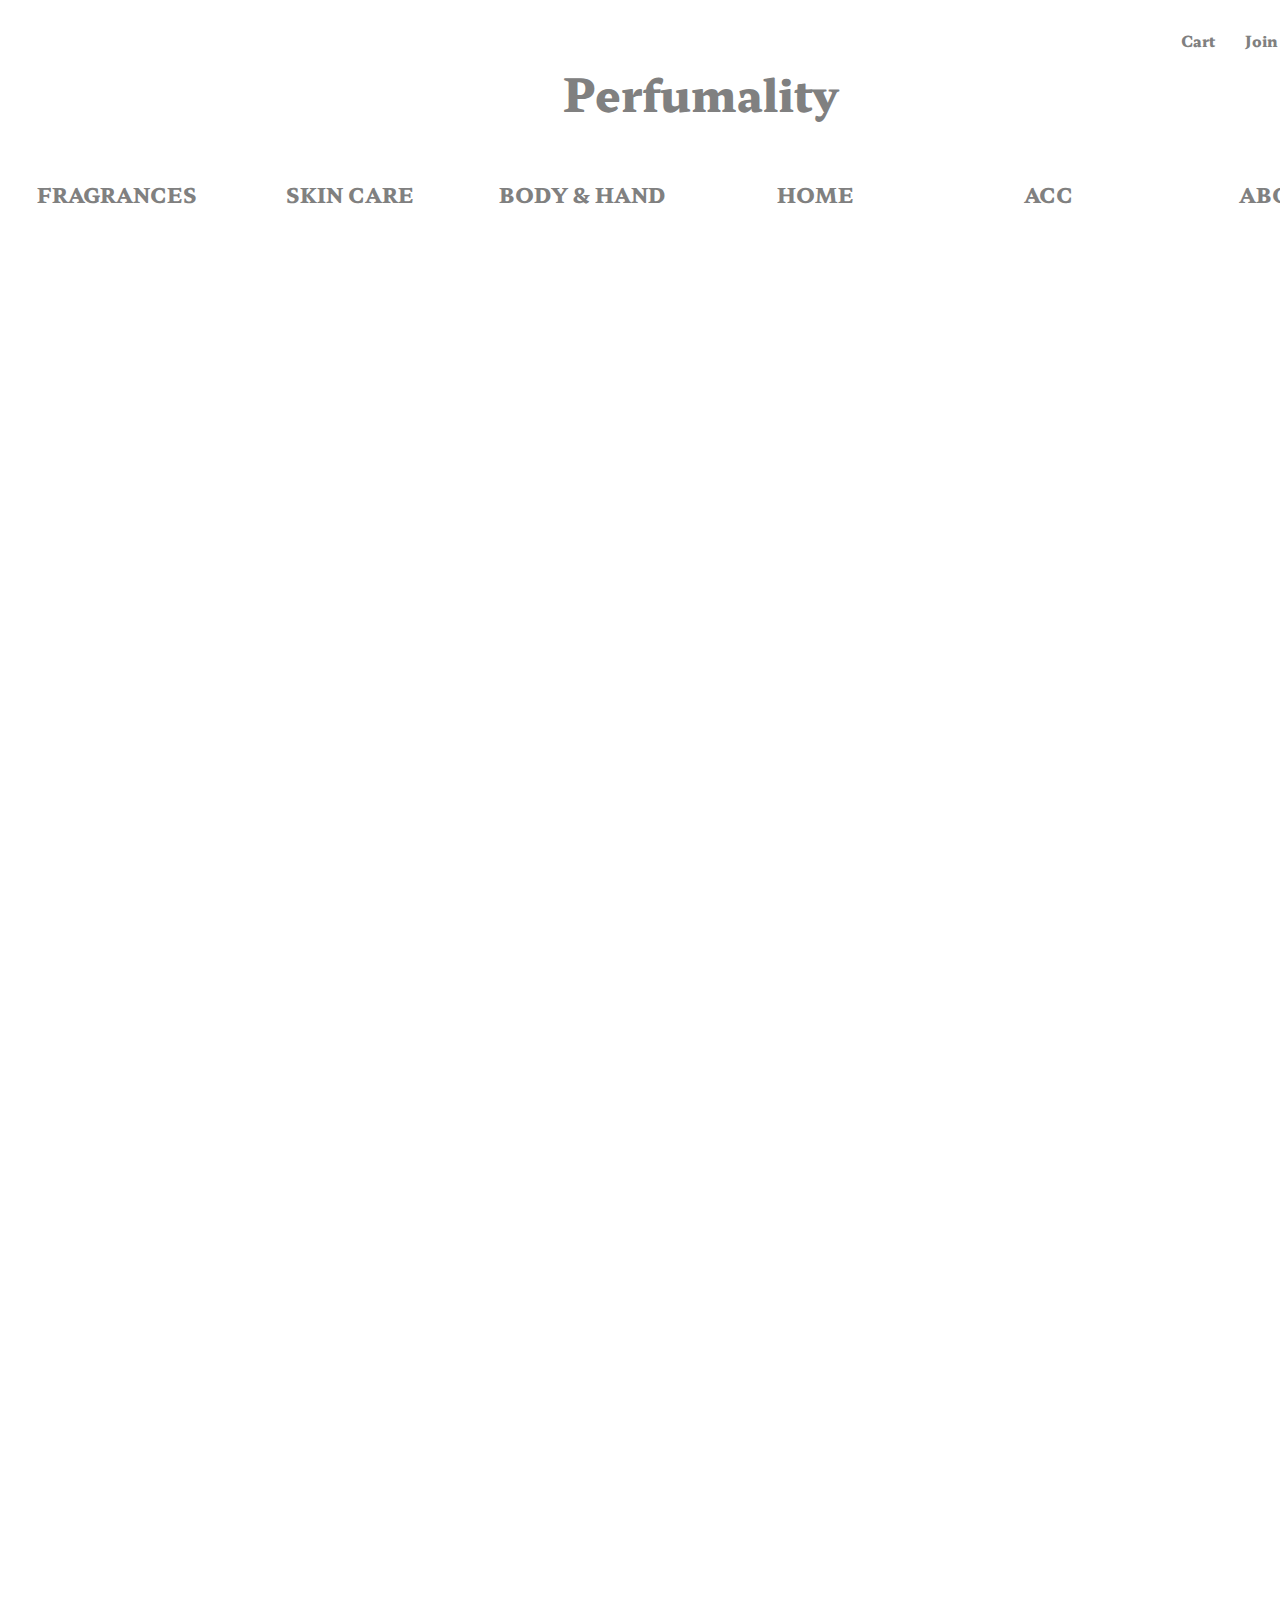
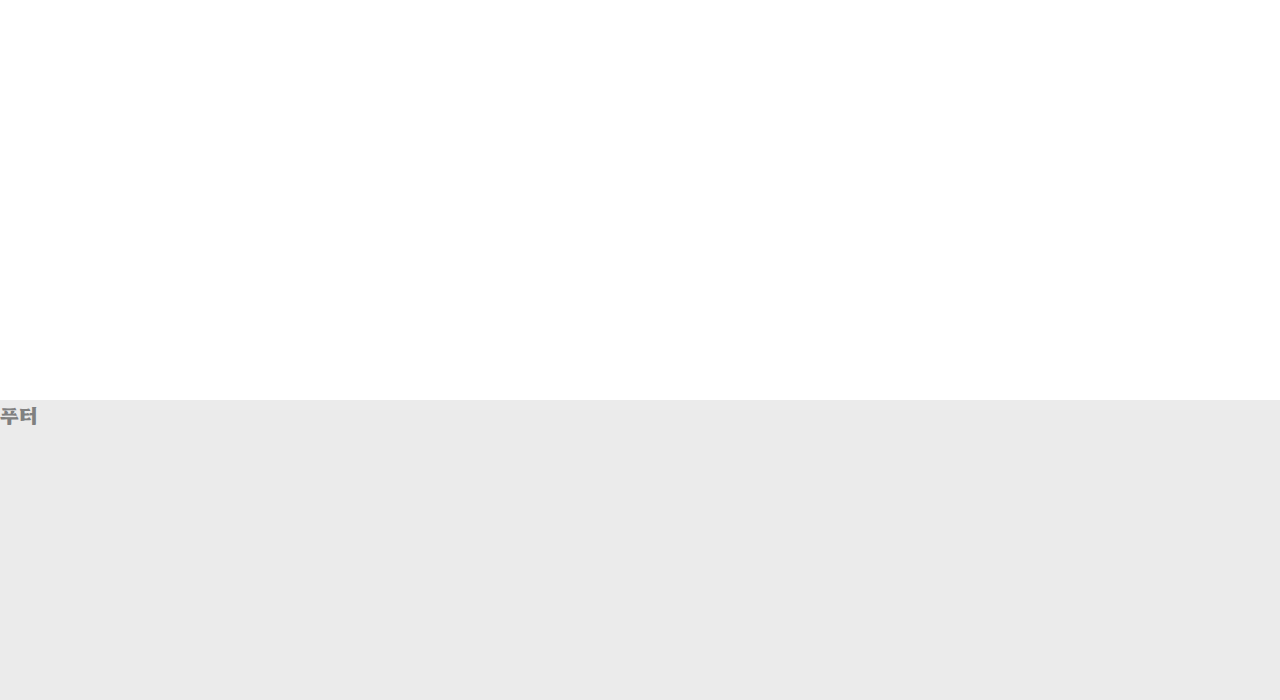
<file: cart.html>
<!DOCTYPE html>
<html>
<head>
    <meta charset='utf-8'>
    <title>cart</title>
    <link href="css/style_index.css" type="text/css" rel="stylesheet">
    <style>
        @import url('https://fonts.googleapis.com/css2?family=Hahmlet:wght@100&family=Libre+Baskerville&display=swap');
        *{
            font-family: 'Hahmlet', serif;
        }
    </style>
    <style>
        </style>
        <script src="javascript/jquery-1.12.3.js"></script>
        <script src="javascript/script.js" defer type="text/javascript"></script>
</head>
<body>
    <!-- .box: 헤더 + 본문 -->
    <div id="box">
        <!-- .header: 로고 + 회원 메뉴 + 네비게이션바 -->
        <div id="header">
            <!-- .header_top: 로고 + 로그인 -->
            <div class="header_top">
                <!-- .logo: 로고 -->
                <div class="logo">
                    <a href="#">
                        <h2>Perfumality</h2>
                    </a>
                </div>
                <!-- .member: 회원 관련 메뉴 -->
                <div class="member">
                    <!-- .login: 누르면 로그인창 띄움 -->
                    <a class="login"><img src="Images/member.png"></a>
                    <ul>
                        <li><a class="login">Login</a></li>
                        <li><a href="join.html">Join</a></li>
                        <li><a href="#">Cart</a></li>
                    </ul>
                </div>
            </div>
            <!-- .nav: 네비게이션 -->
            <div class="nav">
                <ul class="main_cate">
                    <li>
                        <a href="maincate.html">FRAGRANCES</a>
                        <ul class="sub_cate">
                            <li><a href="#">ALL</a></li>
                            <li><a href="#">BRAND</a></li>
                            <li><a href="#">UNISEX</a></li>
                            <li><a href="#">FOR MAN</a></li>
                            <li><a href="#">FOR WOMAN</a></li>
                        </ul>
                    </li>
                    <li>
                        <a href="#">SKIN CARE</a>
                        <ul class="sub_cate">
                            <li><a href="#">CLEANSERS</a></li>
                            <li><a href="#">SKIN & LOTION</a></li>
                        </ul>
                    </li>
                    <li>
                        <a href="#">BODY & HAND</a>
                        <ul class="sub_cate">
                            <li><a href="#">HAND CARE</a></li>
                            <li><a href="#">BODY CARE</a></li>
                            <li><a href="#">SOAP</a></li>
                        </ul>
                    </li>
                    <li>
                        <a href="#">HOME</a>
                        <ul class="sub_cate">
                            <li><a href="#">DIFFUSER</a></li>
                            <li><a href="#">CANDLE</a></li>
                        </ul>
                    </li>
                    <li>
                        <a href="#">ACC</a>
                        <ul class="sub_cate">
                            <li><a href="#">TRAVLE KIT</a></li>
                        </ul>
                    </li>
                    <li>
                        <a href="#">ABOUT</a>
                        <ul class="sub_cate">
                            <li><a href="#">CONTACT US</a></li>
                            <li><a href="#">EVENT</a></li>
                            <li><a href="#" style="font-weight: bold;">시향 서비스</a></li>
                            <li><a href="#" style="font-weight: bold;">문의 사항</a></li>
                        </ul>
                    </li>
                </ul>
            </div>
        </div>
    </div>

    <!-- cart.html 고유 -->
    <div class="content">
        
    </div>

        <!-- index.html과 동일 -->
    <!-- .layer: .login 누르면 뜨는 로그인창 -->
    <div id="layer"> 
        <div class="layer_up">
            <div class="btn">x</div>
            <div class="uptitle">LOGIN</div>
            <div class="upbody">
                <form action="#" class="login_box">
                    <div class="user">
                        <label for="id">User</label>
                        <input type="text" id="id">
                    </div>
                    <div class="password">
                        <label for="password">Password</label>
                        <input type="password" id="password">
                    </div>
                    <button>로그인</button>
                </form>
                <div class="find">
                    <a href="#">비밀번호 찾기</a>
                    <a href="#">아이디 찾기</a>
                    <a href="join.html">회원가입</a>
                </div>
                <hr style="width: 425px; border-color: rgb(231, 231, 231);">
                <div>SNS 로그인</div>
                <div class="sns_login">
                    <img src="Images/sns_icon/kakaotalk.ico" alt="">
                    <img src="Images/sns_icon/facebook.ico" alt="">
                    <img src="Images/sns_icon/instagram.ico" alt="">
                    <img src="Images/sns_icon/google.ico" alt="">
                </div>

            </div>
        </div>
    </div> 

    <div id="footer">
        푸터
    </div>        
    </div>
</body>
</html>
</file>
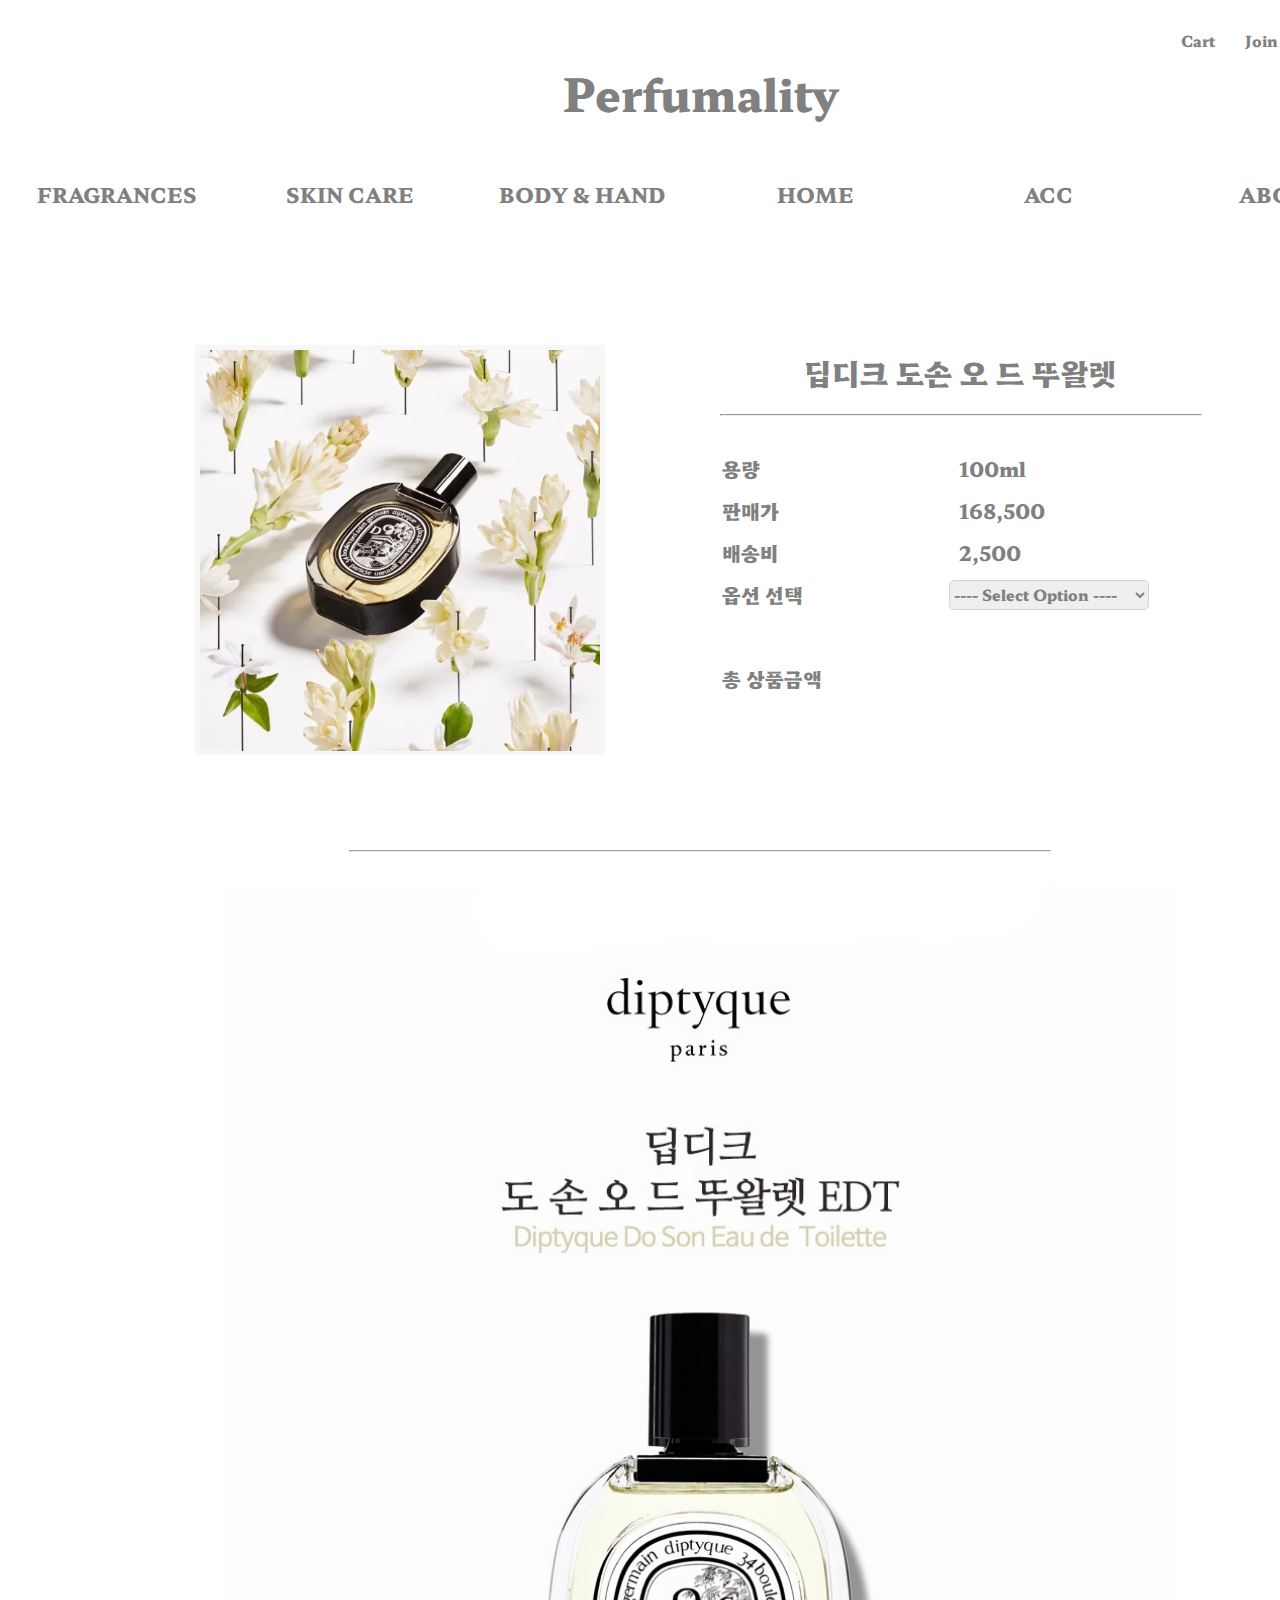
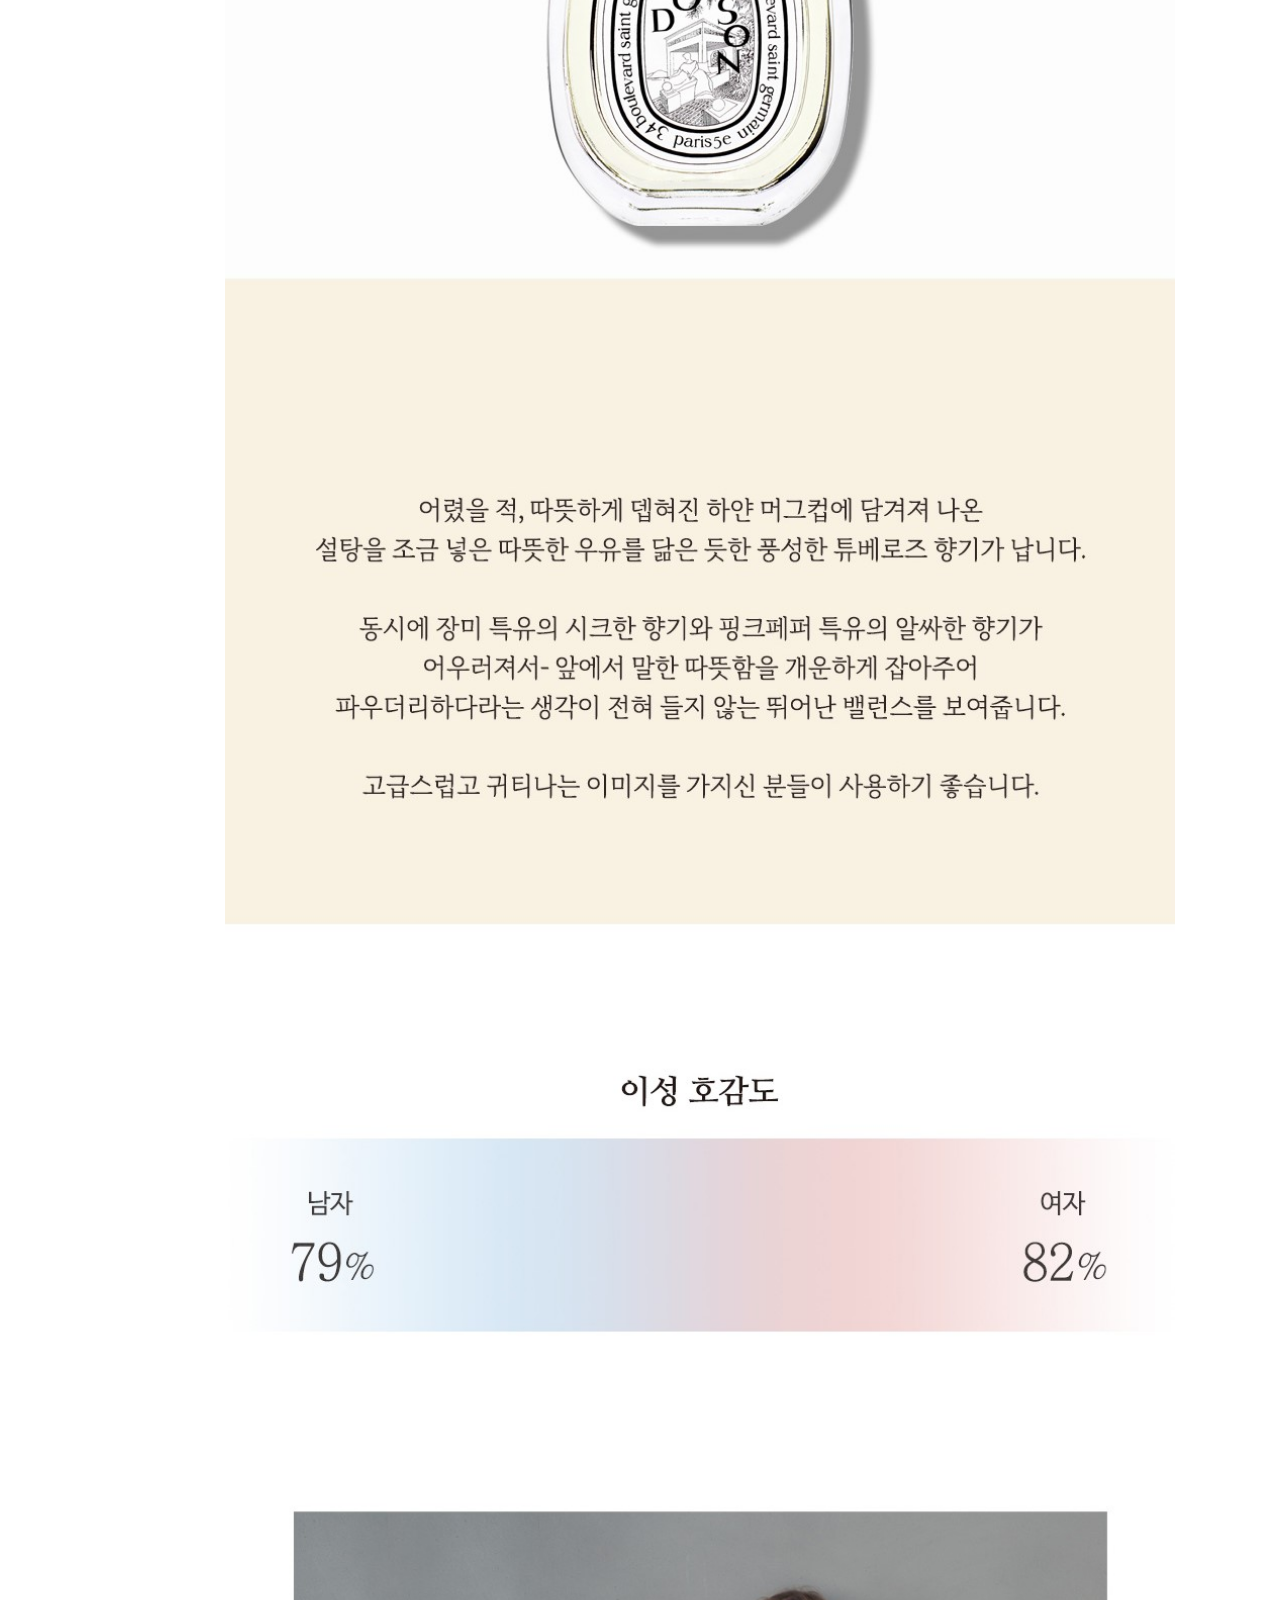
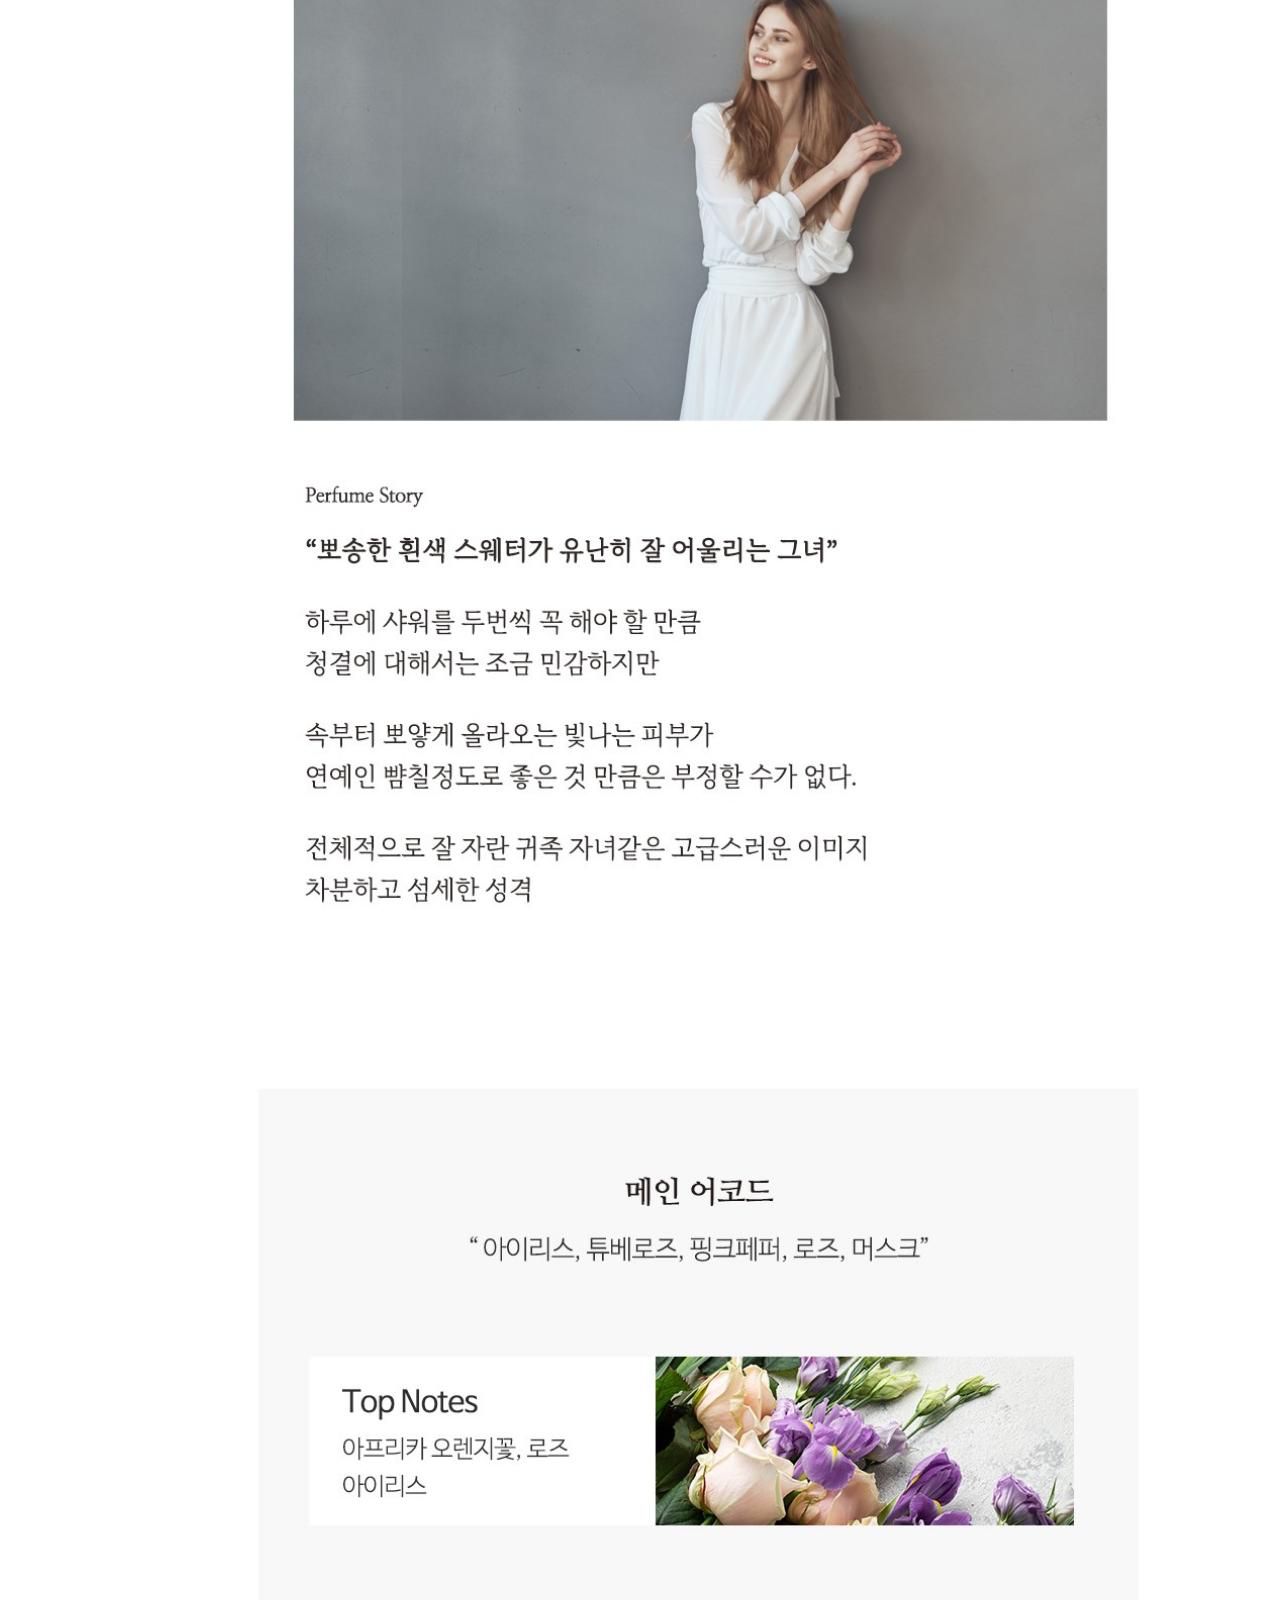
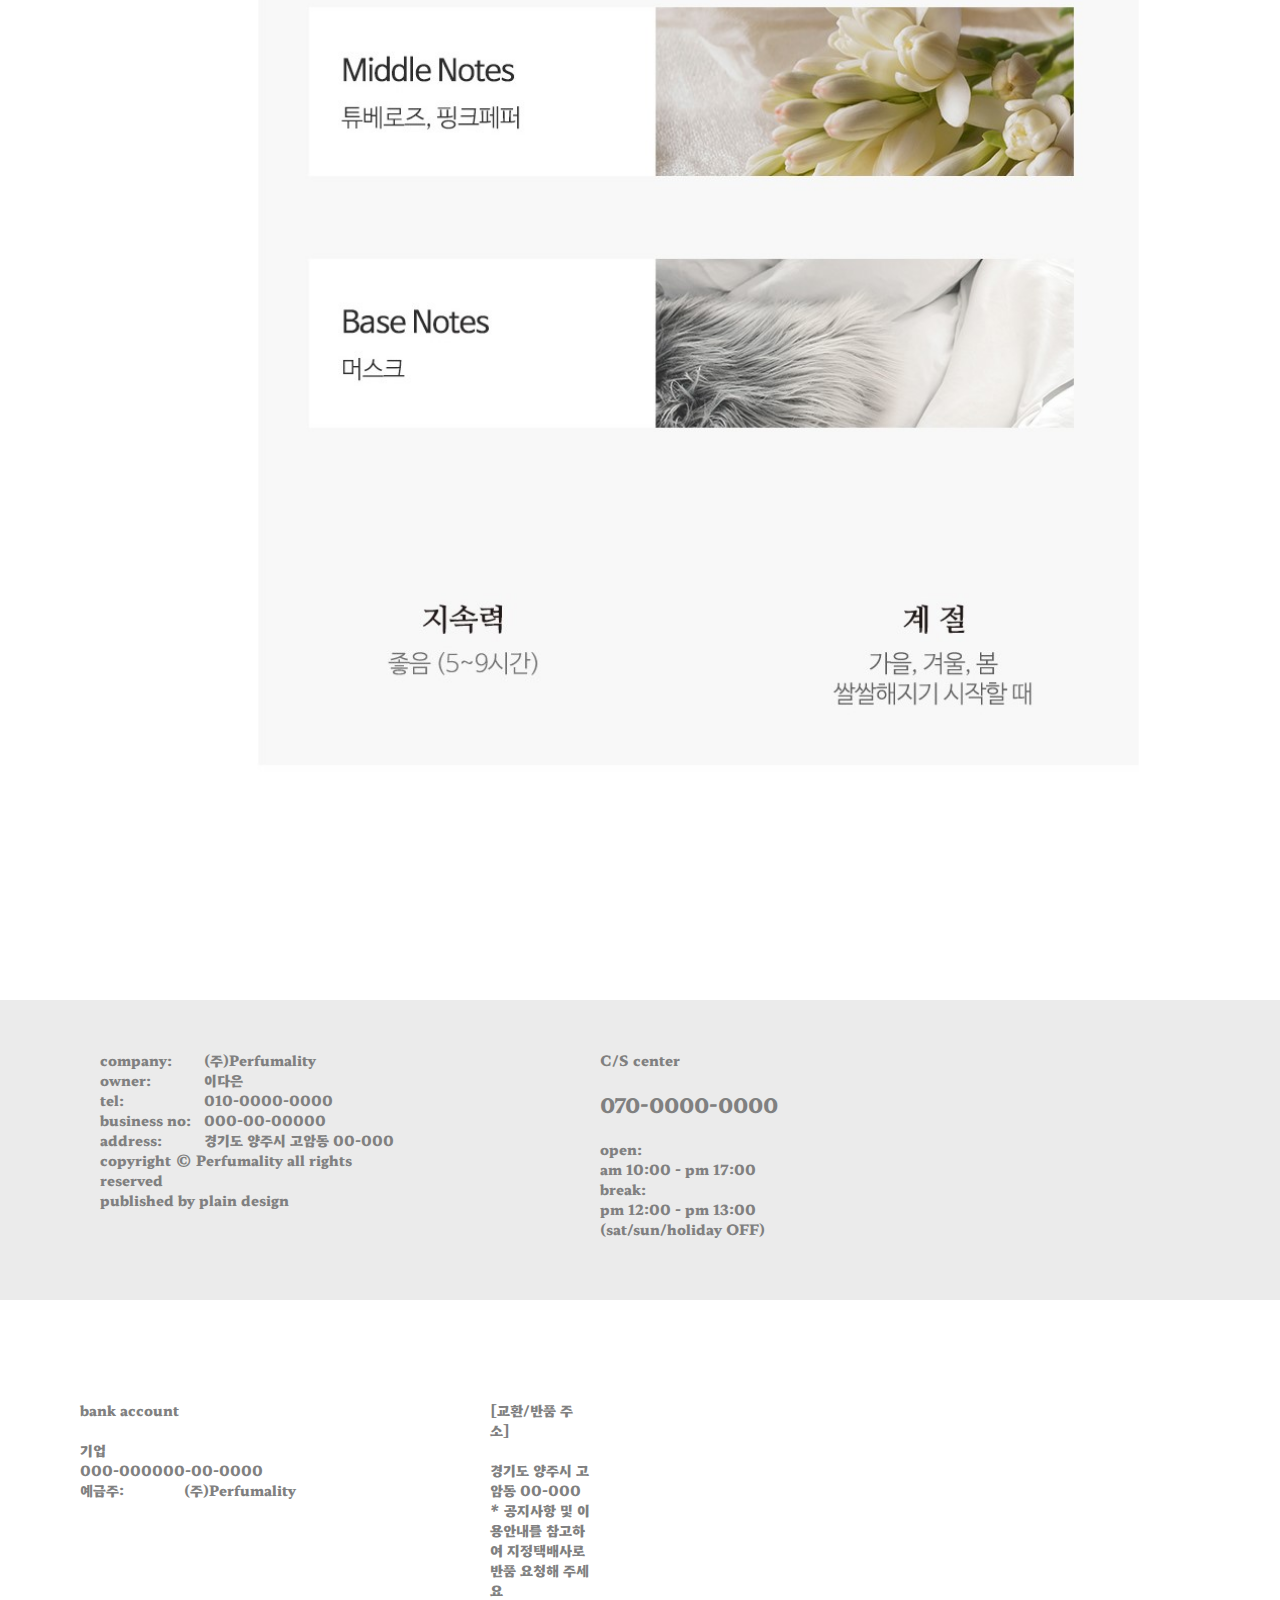
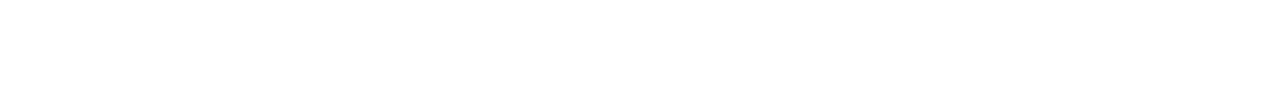
<file: detail.html>
<!DOCTYPE html>
<html>
<head>
    <meta charset='utf-8'>
    <title>Detail</title>
    <!-- <link href="https://cdn.jsdelivr.net/npm/bootstrap@5.1.3/dist/css/bootstrap.min.css" rel="stylesheet" integrity="sha384-1BmE4kWBq78iYhFldvKuhfTAU6auU8tT94WrHftjDbrCEXSU1oBoqyl2QvZ6jIW3" crossorigin="anonymous"> -->
    <link rel="stylesheet" href="css/style_index.css" type="text/css">
    <link rel="stylesheet" href="css/style_detail.css" type="text/css">
    <style>
        @import url('https://fonts.googleapis.com/css2?family=Hahmlet:wght@100&family=Libre+Baskerville&display=swap');
        *{
            font-family: 'Hahmlet', serif;
        }
    </style>
    <script src="javascript/jquery-1.12.3.js"></script>
    <script src="javascript/script.js" defer type="text/javascript"></script>
</head>
<body>
<!-- index.html과 동일 -->
    <!-- .box: 헤더 + 본문 -->
    <div id="box">
        <!-- .header: 로고 + 회원 메뉴 + 네비게이션바 -->
        <div id="header">
            <!-- .header_top: 로고 + 로그인 -->
            <div class="header_top">
                <!-- .logo: 로고 -->
                <div class="logo">
                    <a href="index.html">
                        <h2>Perfumality</h2>
                    </a>
                </div>
                <!-- .member: 회원 관련 메뉴 -->
                <div class="member">
                    <!-- .login: 누르면 로그인창 띄움 -->
                    <a class="login"><img src="Images/member.png"></a>
                    <ul>
                        <li><a class="login">Login</a></li>
                        <li><a href="join.html">Join</a></li>
                        <li><a href="#">Cart</a></li>
                    </ul>
                </div>
            </div>
            <!-- .nav: 네비게이션 -->
            <div class="nav">
                <ul class="main_cate">
                    <li>
                        <a href="maincate.html">FRAGRANCES</a>
                        <ul class="sub_cate">
                            <li><a href="#">ALL</a></li>
                            <li><a href="#">BRAND</a></li>
                            <li><a href="#">UNISEX</a></li>
                            <li><a href="#">FOR MAN</a></li>
                            <li><a href="#">FOR WOMAN</a></li>
                        </ul>
                    </li>
                    <li>
                        <a href="#">SKIN CARE</a>
                        <ul class="sub_cate">
                            <li><a href="#">CLEANSERS</a></li>
                            <li><a href="#">SKIN & LOTION</a></li>
                        </ul>
                    </li>
                    <li>
                        <a href="#">BODY & HAND</a>
                        <ul class="sub_cate">
                            <li><a href="#">HAND CARE</a></li>
                            <li><a href="#">BODY CARE</a></li>
                            <li><a href="#">SOAP</a></li>
                        </ul>
                    </li>
                    <li>
                        <a href="#">HOME</a>
                        <ul class="sub_cate">
                            <li><a href="#">DIFFUSER</a></li>
                            <li><a href="#">CANDLE</a></li>
                        </ul>
                    </li>
                    <li>
                        <a href="#">ACC</a>
                        <ul class="sub_cate">
                            <li><a href="#">TRAVLE KIT</a></li>
                        </ul>
                    </li>
                    <li>
                        <a href="#">ABOUT</a>
                        <ul class="sub_cate">
                            <li><a href="#">CONTACT US</a></li>
                            <li><a href="#">EVENT</a></li>
                            <li><a href="#" style="font-weight: bold;">시향 서비스</a></li>
                            <li><a href="#" style="font-weight: bold;">문의 사항</a></li>
                        </ul>
                    </li>
                </ul>
            </div>
        </div>


<!-- detail.html 고유 -->
        <!-- .content: 상품 사진 + 상품 정보(가격 등) + 상품 상세 사진 -->
        <div id="content">
            <div class="cont_top">
                <!-- .imgslide: 상품 사진 -->
                <div class="imgslide">
                    <a><img src="Images/product_img/prod_img1.png" alt=""></a>
                    <a><img src="Images/product_img/prod_img2.png" alt=""></a>
                    <a><img src="Images/product_img/prod_img3.png" alt=""></a>
                </div>

                <!-- .prod_info: 상품 정보 -->
                <div class="prod_info">
                    <h2>딥디크 도손 오 드 뚜왈렛</h2>
                    <hr>
                    <table>
                        <tr>
                            <th>용량</th>
                            <td>100ml</td>
                        </tr>
                        <tr>
                            <th>판매가</th>
                            <td>168,500</td>
                        </tr>
                        <tr>
                            <th>배송비</th>
                            <td>2,500</td>
                        </tr>
                        <tr>
                            <th>옵션 선택 </th>
                            <td>
                                <select>
                                    <option>
                                        ---- Select Option ----
                                    </option>
                                    <option value="">
                                        Option 1
                                    </option>
                                    <option value="">
                                        Option 2
                                    </option>
                                    <option value="">
                                        Option 3
                                    </option>
                                </select>
                            </td>
                        </tr>
                        <tr><td></td></tr>
                        <tr>
                            <th>총 상품금액</th>
                            <td></td>
                        </tr>
                    </table>
                </div>
            </div>

            <hr>
            
            <!-- .cont_body: 상품 상세 사진 -->
            <div class="cont_body">
                <img src="Images/Perfume/998c9866d03e515a5789ea523db11542.jpg" alt="">
            </div>
        </div>
    </div>


<!-- index.html과 동일 -->
    <!-- .layer: .login 누르면 뜨는 로그인창 -->
    <div id="layer"> 
        <div class="layer_up">
            <div class="btn">x</div>
            <div class="uptitle">LOGIN</div>
            <div class="upbody">
                <form action="#" class="login_box">
                    <div class="user">
                        <label for="id">User</label>
                        <input type="text" id="id">
                    </div>
                    <div class="password">
                        <label for="password">Password</label>
                        <input type="password" id="password">
                    </div>
                    <button>로그인</button>
                </form>
                <div class="find">
                    <a href="#">비밀번호 찾기</a>
                    <a href="#">아이디 찾기</a>
                    <a href="join.html">회원가입</a>
                </div>
                <hr style="width: 425px; border-color: rgb(231, 231, 231);">
                <div>SNS 로그인</div>
                <div class="sns_login">
                    <img src="Images/sns_icon/kakaotalk.ico" alt="">
                    <img src="Images/sns_icon/facebook.ico" alt="">
                    <img src="Images/sns_icon/instagram.ico" alt="">
                    <img src="Images/sns_icon/google.ico" alt="">
                </div>

            </div>
        </div>
    </div> 

    <div id="footer">
        <ul class="com_info">
            <li class="subject" >company: </li>
            <li class="info_cont">(주)Perfumality</li><br>
            <li class="subject">owner: </li>
            <li class="info_cont">이다은</li><br>
            <li class="subject">tel: </li>
            <li class="info_cont">010-0000-0000</li><br>
            <li class="subject">business no: </li>
            <li class="info_cont">000-00-00000</li><br>
            <li class="subject">address: </li>
            <li class="info_cont">경기도 양주시 고암동 00-000</li><br>
            <li>copyright &copy; Perfumality all rights reserved <br>published by plain design</li>
        </ul>

        <ul class="com_cs">
            <li class="subject">C/S center</li><br><br>
            <li class="info_cont" style="font-size: 20px;">070-0000-0000</li><br><br>
            <li class="subject">open: </li>
            <li class="info_cont">am 10:00 - pm 17:00</li><br>
            <li class="subject">break:</li>
            <li class="info_cont">pm 12:00 - pm 13:00</li><br>
            <li>(sat/sun/holiday OFF)</li>
        </ul>

        <ul class="com_bank">
            <li class="subject">bank account</li><br><br>
            <li class="subject">기업</li>
            <li class="info_cont">000-000000-00-0000</li><br>
            <li class="subject">예금주: </li>
            <li class="info_cont">(주)Perfumality</li><br>
        </ul>

        <ul class="com_add">
            <li class="subject">[교환/반품 주소]</li><br><br>
            <li class="subject">경기도 양주시 고암동 00-000</li><br>
            <li class="subject">* 공지사항 및 이용안내를 참고하여 지정택배사로 반품 요청해 주세요</li>
        </ul>
    </div>  
</body>
</html>
</file>
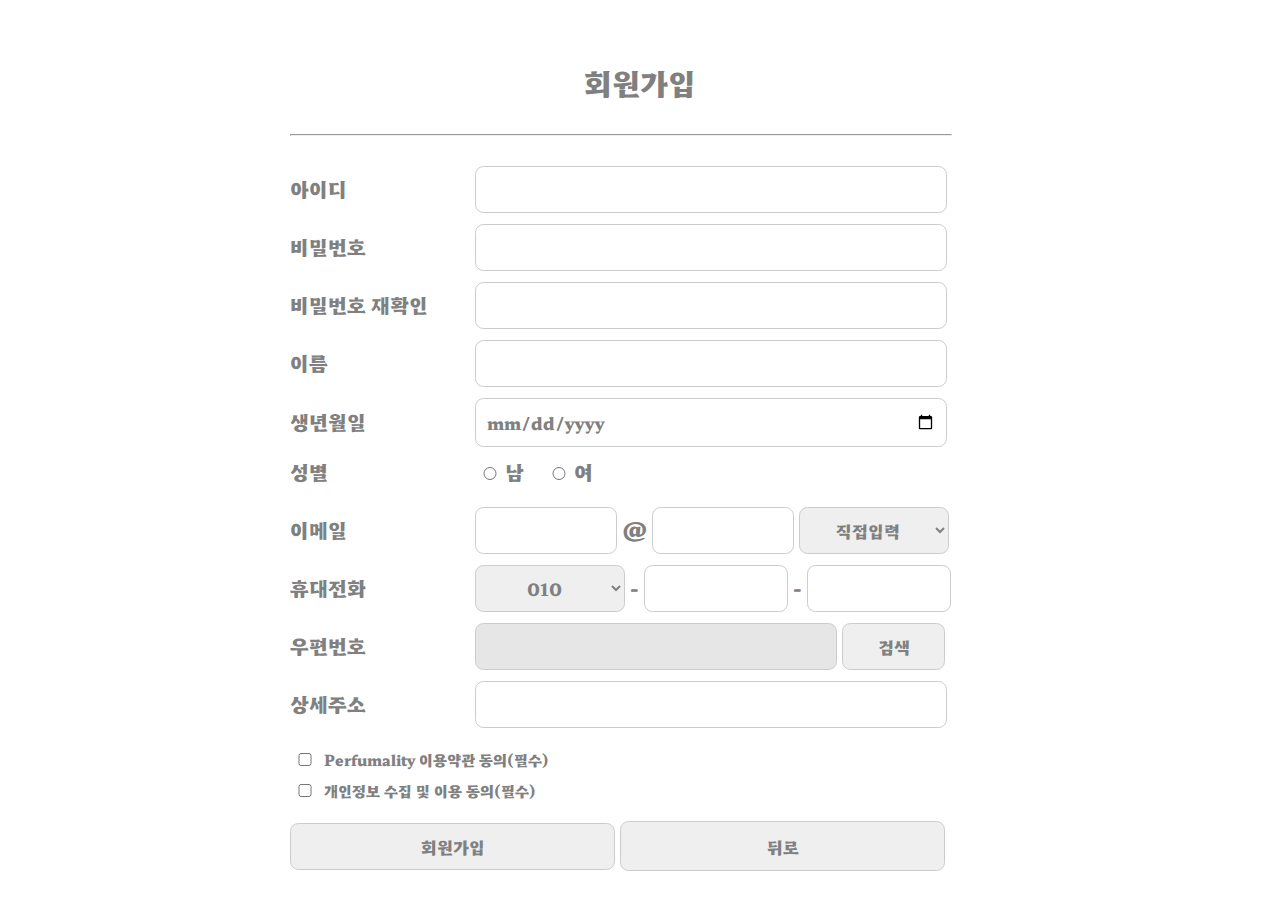
<file: join.html>
<!DOCTYPE html>
<html>
<head>
    <meta charset='utf-8'>
    <title>Join</title>
    <link rel="stylesheet" href="css/style_join.css" type="text/css">
    <style>
        @import url('https://fonts.googleapis.com/css2?family=Hahmlet:wght@100&family=Libre+Baskerville&display=swap');
        *{
            font-family: 'Hahmlet', serif;
        }
    </style>
    <script src="javascript/jquery-1.12.3.js"></script>
    <script src="javascript/script_join.js" defer type="text/javascript"></script>
</head>
<body>
    <div id="box">
        <div class="join">회원가입</div>
        <hr style="width: 660px; margin-right: 110px; color: rgb(204, 204, 204);">
        <form action="#">
            <label for="id" class="subject">아이디</label>
            <div class="content">
                <input type="text" id="id">
            </div>
            <label for="password" class="subject">비밀번호</label>
            <div class="content">
                <input type="password" id="password">
            </div>
            <label for="checkpw" class="subject">비밀번호 재확인</label>
            <div class="content">
                <input type="password" id="checkpw">
            </div>
            <label for="name" class="subject">이름</label>
            <div class="content">
                <input type="text" id="name">
            </div>
            <label for="date" class="subject">생년월일</label>
            <div class="content">
                <input type="date" id="date">
            </div>
            <label for="gender" class="subject">성별</label>
            <div class="content">
                <input type="radio" name="gender" id="gender">남
                <input type="radio" name="gender" id="gender">여
            </div>
            <label for="email" class="subject">이메일</label>
            <div class="content email">
                <input type="text" id="email"> @
                <input type="self">
                <select name="email_behind" id="email_behind">
                    <option class="self" value="">직접입력</option>
                    <option value="naver.com">naver.com</option>
                    <option value="hanmail.com">hanmail.com</option>
                    <option value="gmail.com">gmail.com</option>
                    <option value="nate.com">nate.com</option>
                    <option value="yahoo.com">yahoo.com</option>
                </select>
            </div>
            <label for="number" class="subject">휴대전화</label>
            <div class="content phone">
                <select name="number" id="number">
                    <option value="010">010</option>
                    <option value="011">011</option>
                    <option value="019">019</option>
                </select>
                -
                <input type="text">
                -
                <input type="text">
            </div>
            <label for="add_num" class="subject">우편번호</label>
            <div class="content">
                <input type="text" id="add_num" disabled>
                <input type="button" value="검색">
            </div>
            <label class="subject">상세주소</label>
            <div class="content">
                <input type="text">
            </div>
            <div class="agree">
                <input type="checkbox" name="agree1" id="agree1">
                <div class="agree1" style="display: inline-block;">
                    Perfumality 이용약관 동의(필수)
                </div>
            </div>
            <div class="agree">
                <input type="checkbox" name="agree2" id="agree2">
                <div class="agree2" style="display: inline-block;">
                    개인정보 수집 및 이용 동의(필수)
                </div>
            </div>
            <input type="submit" value="회원가입">
            <a href="index.html" class="home">
                <button type="button" value="뒤로">뒤로</button>
            </a>
        </form>
    </div>

    <!-- .layer1: .agree1 누르면 뜨는 약관 -->
    <div id="layer1"> 
        <div class="layer_up">
            <div class="btn">x</div>
            <div class="uptitle">Perfumality 이용약관 동의</div>
            <div class="upbody">
                <textarea>
여러분을 환영합니다.
Perfumality 서비스 및 제품(이하 ‘서비스’)을 이용해 주셔서 감사합니다. 본 약관은 다양한 Perfumality 서비스의 이용과 관련하여 Perfumality 서비스를 제공하는 Perfumality 주식회사(이하 ‘Perfumality’)와 이를 이용하는 Perfumality 서비스 회원(이하 ‘회원’) 또는 비회원과의 관계를 설명하며, 아울러 여러분의 Perfumality 서비스 이용에 도움이 될 수 있는 유익한 정보를 포함하고 있습니다.
Perfumality 서비스를 이용하시거나 Perfumality 서비스 회원으로 가입하실 경우 여러분은 본 약관 및 관련 운영 정책을 확인하거나 동의하게 되므로, 잠시 시간을 내시어 주의 깊게 살펴봐 주시기 바랍니다.
다양한 Perfumality 서비스를 즐겨보세요.
Perfumality는 www.naver.com을 비롯한 Perfumality 도메인의 웹사이트 및 응용프로그램(어플리케이션, 앱)을 통해 정보 검색, 다른 이용자와의 커뮤니케이션, 콘텐츠 제공, 상품 쇼핑 등 여러분의 생활에 편리함을 더할 수 있는 다양한 서비스를 제공하고 있습니다.
여러분은 PC, 휴대폰 등 인터넷 이용이 가능한 각종 단말기를 통해 각양각색의 Perfumality 서비스를 자유롭게 이용하실 수 있으며, 개별 서비스들의 구체적인 내용은 각 서비스 상의 안내, 공지사항, Perfumality 웹고객센터(이하 ‘고객센터’) 도움말 등에서 쉽게 확인하실 수 있습니다.
Perfumality는 기본적으로 여러분 모두에게 동일한 내용의 서비스를 제공합니다. 다만, '청소년보호법' 등 관련 법령이나 기타 개별 서비스 제공에서의 특별한 필요에 의해서 연령 또는 일정한 등급을 기준으로 이용자를 구분하여 제공하는 서비스의 내용, 이용 시간, 이용 횟수 등을 다르게 하는 등 일부 이용을 제한하는 경우가 있습니다. 자세한 내용은 역시 각 서비스 상의 안내, 공지사항, 고객센터 도움말 등에서 확인하실 수 있습니다.
Perfumality 서비스에는 기본적으로 본 약관이 적용됩니다만 Perfumality가 다양한 서비스를 제공하는 과정에서 부득이 본 약관 외 별도의 약관, 운영정책 등을 적용하는 경우(예, Perfumality페이, V LIVE 등)가 있습니다. 그리고 Perfumality 계열사가 제공하는 특정 서비스의 경우에도(예, LINE, SNOW등) 해당 운영 회사가 정한 고유의 약관, 운영정책 등이 적용될 수 있습니다. 이러한 내용은 각각의 해당 서비스 초기 화면에서 확인해 주시기 바랍니다.
회원으로 가입하시면 Perfumality 서비스를 보다 편리하게 이용할 수 있습니다.
여러분은 본 약관을 읽고 동의하신 후 회원 가입을 신청하실 수 있으며, Perfumality는 이에 대한 승낙을 통해 회원 가입 절차를 완료하고 여러분께 Perfumality 서비스 이용 계정(이하 ‘계정’)을 부여합니다. 계정이란 회원이 Perfumality 서비스에 로그인한 이후 이용하는 각종 서비스 이용 이력을 회원 별로 관리하기 위해 설정한 회원 식별 단위를 말합니다. 회원은 자신의 계정을 통해 좀더 다양한 Perfumality 서비스를 보다 편리하게 이용할 수 있습니다. 이와 관련한 상세한 내용은 계정 운영정책 및 고객센터 내 Perfumality 회원가입 방법 등에서 확인해 주세요.
Perfumality는 단체에 속한 여러 구성원들이 공동의 계정으로 Perfumality 서비스를 함께 이용할 수 있도록 단체회원 계정도 부여하고 있습니다. 단체회원 구성원들은 하나의 계정 및 아이디(ID)를 공유하되 각자 개별적으로 설정한 비밀번호를 입력하여 계정에 로그인하고 각종 서비스를 이용하게 됩니다. 단체회원은 관리자와 멤버로 구성되며, 관리자는 구성원 전부로부터 권한을 위임 받아 단체회원을 대표하고 단체회원 계정을 운용합니다.
따라서 관리자는 단체회원 계정을 통해 별도 약관 또는 기존 약관 개정에 대해 동의하거나 단체회원에서 탈퇴할 수 있고, 멤버들의 단체회원 계정 로그인 방법 및 이를 통한 게시물 게재 등 Perfumality 서비스 이용을 관리(게시물 삭제 포함)할 수 있습니다. 본 약관에서 규정한 사항은 원칙적으로 구성원 모두에게 적용되며, 각각의 구성원은 다른 구성원들의 단체회원 계정 및 아이디(ID)를 통한 서비스 이용에 관해 연대책임을 부담합니다.
단체회원 계정 사용에서의 관리자, 멤버 등의 권한 및 (공동)책임에 관한 사항 등은 계정 운영정책 및 고객센터 내 Perfumality 단체회원(단체 아이디) 소개 등에서 확인해 주시기 바랍니다.
여러분이 제공한 콘텐츠를 소중히 다룰 것입니다.
Perfumality는 여러분이 게재한 게시물이 Perfumality 서비스를 통해 다른 이용자들에게 전달되어 우리 모두의 삶을 더욱 풍요롭게 해줄 것을 기대합니다. 게시물은 여러분이 타인 또는 자신이 보게 할 목적으로 Perfumality 서비스 상에 게재한 부호, 문자, 음성, 음향, 그림, 사진, 동영상, 링크 등으로 구성된 각종 콘텐츠 자체 또는 파일을 말합니다.
Perfumality는 여러분의 생각과 감정이 표현된 콘텐츠를 소중히 보호할 것을 약속 드립니다. 여러분이 제작하여 게재한 게시물에 대한 지식재산권 등의 권리는 당연히 여러분에게 있습니다.
한편, Perfumality 서비스를 통해 여러분이 게재한 게시물을 적법하게 제공하려면 해당 콘텐츠에 대한 저장, 복제, 수정, 공중 송신, 전시, 배포, 2차적 저작물 작성(단, 번역에 한함) 등의 이용 권한(기한과 지역 제한에 정함이 없으며, 별도 대가 지급이 없는 라이선스)이 필요합니다.
게시물 게재로 여러분은 Perfumality에게 그러한 권한을 부여하게 되므로, 여러분은 이에 필요한 권리를 보유하고 있어야 합니다.
Perfumality는 여러분이 부여해 주신 콘텐츠 이용 권한을 저작권법 등 관련 법령에서 정하는 바에 따라 Perfumality 서비스 내 노출, 서비스 홍보를 위한 활용, 서비스 운영, 개선 및 새로운 서비스 개발을 위한 연구, 웹 접근성 등 법률상 의무 준수, 외부 사이트에서의 검색, 수집 및 링크 허용을 위해서만 제한적으로 행사할 것입니다.
만약, 그 밖의 목적을 위해 부득이 여러분의 콘텐츠를 이용하고자 할 경우엔 사전에 여러분께 설명을 드리고 동의를 받도록 하겠습니다.
또한 여러분이 제공한 소중한 콘텐츠는 Perfumality 서비스를 개선하고 새로운 Perfumality 서비스를 제공하기 위해 인공지능 분야 기술 등의 연구 개발 목적으로 Perfumality 및 Perfumality 계열사에서 사용될 수 있습니다. Perfumality는 지속적인 연구 개발을 통해 여러분께 좀 더 편리하고 유용한 서비스를 제공해 드릴 수 있도록 최선을 다하겠습니다.
Perfumality는 여러분이 자신이 제공한 콘텐츠에 대한 Perfumality 또는 다른 이용자들의 이용 또는 접근을 보다 쉽게 관리할 수 있도록 다양한 수단을 제공하기 위해 노력하고 있습니다. 여러분은 Perfumality 서비스 내에 콘텐츠 삭제, 비공개 등의 관리기능이 제공되는 경우 이를 통해 직접 타인의 이용 또는 접근을 통제할 수 있고, 고객센터를 통해서도 콘텐츠의 삭제, 비공개, 검색결과 제외 등의 조치를 요청할 수 있습니다.
다만, 일부 Perfumality 서비스의 경우 삭제, 비공개 등의 처리가 어려울 수 있으며, 이러한 내용은 각 서비스 상의 안내, 공지사항, 고객센터 도움말 등에서 확인해 주시길 부탁 드립니다.
여러분의 개인정보를 소중히 보호합니다.
Perfumality는 서비스의 원활한 제공을 위하여 회원이 동의한 목적과 범위 내에서만 개인정보를 수집∙이용하며, 개인정보 보호 관련 법령에 따라 안전하게 관리합니다. Perfumality가 이용자 및 회원에 대해 관련 개인정보를 안전하게 처리하기 위하여 기울이는 노력이나 기타 상세한 사항은 개인정보 처리방침에서 확인하실 수 있습니다.
Perfumality는 여러분이 서비스를 이용하기 위해 일정 기간 동안 로그인 혹은 접속한 기록이 없는 경우, 전자메일, 서비스 내 알림 또는 기타 적절한 전자적 수단을 통해 사전에 안내해 드린 후 여러분의 정보를 파기하거나 분리 보관할 수 있으며, 만약 이로 인해 서비스 제공을 위해 필수적인 정보가 부족해질 경우 부득이 관련 서비스 이용계약을 해지할 수 있습니다.
타인의 권리를 존중해 주세요.
여러분이 무심코 게재한 게시물로 인해 타인의 저작권이 침해되거나 명예훼손 등 권리 침해가 발생할 수 있습니다. Perfumality는 이에 대한 문제 해결을 위해 ‘정보통신망 이용촉진 및 정보보호 등에 관한 법률’ 및 ‘저작권법’ 등을 근거로 권리침해 주장자의 요청에 따른 게시물 게시중단, 원 게시자의 이의신청에 따른 해당 게시물 게시 재개 등을 내용으로 하는 게시중단요청서비스를 운영하고 있습니다. 보다 상세한 내용 및 절차는 고객센터 내 게시중단요청서비스 소개를 참고해 주세요.
한편, Perfumality 서비스를 통해 타인의 콘텐츠를 이용한다고 하여 여러분이 해당 콘텐츠에 대한 지식재산권을 보유하게 되는 것은 아닙니다. 여러분이 해당 콘텐츠를 자유롭게 이용하기 위해서는 그 이용이 저작권법 등 관련 법률에 따라 허용되는 범위 내에 있거나, 해당 콘텐츠의 지식재산권자로부터 별도의 이용 허락을 받아야 하므로 각별한 주의가 필요합니다.
Perfumality는 여러분이 Perfumality 서비스를 마음껏 이용할 수 있도록 여러분께 Perfumality 서비스에 수반되는 관련 소프트웨어 사용에 관한 이용 권한을 부여합니다. 이 경우 여러분의 자유로운 이용은 Perfumality가 제시하는 이용 조건에 부합하는 범위 내에서만 허용되고, 이러한 권한은 양도가 불가능하며, 비독점적 조건 및 법적고지가 적용된다는 점을 유의해 주세요.
Perfumality에서 제공하는 다양한 포인트를 요긴하게 활용해 보세요.
Perfumality는 여러분이 Perfumality 서비스를 효율적으로 이용할 수 있도록 포인트를 부여하고 있습니다. 포인트는 여러분의 일정한 Perfumality 서비스 이용과 연동하여 Perfumality가 임의로 책정하거나 조정하여 지급하는 일정한 계산 단위를 갖는 서비스 상의 가상 데이터를 말합니다. 포인트는 재산적 가치가 없기 때문에 금전으로 환불 또는 전환할 수 없지만, 포인트의 많고 적음에 따라 여러분의 Perfumality 서비스 이용에 영향을 주는 경우가 있으므로 경우에 따라 적절히 활용해 보세요.
Perfumality는 Perfumality 서비스의 효율적 이용을 지원하거나 서비스 운영을 개선하기 위해 필요한 경우 사전에 여러분께 안내 드린 후 부득이 포인트의 일부 또는 전부를 조정할 수 있습니다. 그리고 포인트는 Perfumality가 정한 기간에 따라 주기적으로 소멸할 수도 있으니 포인트가 부여되는 Perfumality 서비스 이용 시 유의해 주시기 바랍니다.
Perfumality 서비스 이용과 관련하여 몇 가지 주의사항이 있습니다.
Perfumality는 여러분이 Perfumality 서비스를 자유롭고 편리하게 이용할 수 있도록 최선을 다하고 있습니다. 다만, 여러분이 Perfumality 서비스를 보다 안전하게 이용하고 Perfumality 서비스에서 여러분과 타인의 권리가 서로 존중되고 보호받으려면 여러분의 도움과 협조가 필요합니다. 여러분의 안전한 서비스 이용과 권리 보호를 위해 부득이 아래와 같은 경우 여러분의 게시물 게재나 Perfumality 서비스 이용이 제한될 수 있으므로, 이에 대한 확인 및 준수를 요청 드립니다.
회원 가입 시 이름, 생년월일, 휴대전화번호 등의 정보를 허위로 기재해서는 안 됩니다. 회원 계정에 등록된 정보는 항상 정확한 최신 정보가 유지될 수 있도록 관리해 주세요. 자신의 계정을 다른 사람에게 판매, 양도, 대여 또는 담보로 제공하거나 다른 사람에게 그 사용을 허락해서는 안 됩니다. 아울러 자신의 계정이 아닌 타인의 계정을 무단으로 사용해서는 안 됩니다. 이에 관한 상세한 내용은 계정 운영정책을 참고해 주시기 바랍니다.
타인에 대해 직접적이고 명백한 신체적 위협을 가하는 내용의 게시물, 타인의 자해 행위 또는 자살을 부추기거나 권장하는 내용의 게시물, 타인의 신상정보, 사생활 등 비공개 개인정보를 드러내는 내용의 게시물, 타인을 지속적으로 따돌리거나 괴롭히는 내용의 게시물, 성매매를 제안, 알선, 유인 또는 강요하는 내용의 게시물, 공공 안전에 대해 직접적이고 심각한 위협을 가하는 내용의 게시물은 제한될 수 있습니다.
관련 법령상 금지되거나 형사처벌의 대상이 되는 행위를 수행하거나 이를 교사 또는 방조하는 등의 범죄 관련 직접적인 위험이 확인된 게시물, 관련 법령에서 홍보, 광고, 판매 등을 금지하고 있는 물건 또는 서비스를 홍보, 광고, 판매하는 내용의 게시물, 타인의 지식재산권 등을 침해하거나 모욕, 사생활 침해 또는 명예훼손 등 타인의 권리를 침해하는 내용이 확인된 게시물은 제한될 수 있습니다.
자극적이고 노골적인 성행위를 묘사하는 등 타인에게 성적 수치심을 유발시키거나 왜곡된 성 의식 등을 야기할 수 있는 내용의 게시물, 타인에게 잔혹감 또는 혐오감을 일으킬 수 있는 폭력적이고 자극적인 내용의 게시물, 본인 이외의 자를 사칭하거나 허위사실을 주장하는 등 타인을 기만하는 내용의 게시물, 과도한 욕설, 비속어 등을 계속하여 반복적으로 사용하여 심한 혐오감 또는 불쾌감을 일으키는 내용의 게시물은 제한될 수 있습니다.
자동화된 수단을 활용하는 등 Perfumality 서비스의 기능을 비정상적으로 이용하여 게재된 게시물, Perfumality 각 개별 서비스의 제공 취지와 부합하지 않는 내용의 게시물은 다른 이용자들의 정상적인 Perfumality 서비스 이용에 불편을 초래하고 더 나아가 Perfumality의 원활한 서비스 제공을 방해하므로 역시 제한될 수 있습니다. 기타 제한되는 게시물에 관한 상세한 내용은 게시물 운영정책 및 각 개별 서비스에서의 약관, 운영정책 등을 참고해 주시기 바랍니다.
Perfumality의 사전 허락 없이 자동화된 수단(예: 매크로 프로그램, 로봇(봇), 스파이더, 스크래퍼 등)을 이용하여 Perfumality 서비스 회원으로 가입을 시도 또는 가입하거나, Perfumality 서비스에 로그인을 시도 또는 로그인하거나, Perfumality 서비스 상에 게시물을 게재하거나, Perfumality 서비스를 통해 커뮤니케이션하거나(예: 전자메일, 쪽지 등), Perfumality 서비스에 게재된 회원의 아이디(ID), 게시물 등을 수집하거나, Perfumality 검색 서비스에서 특정 질의어로 검색하거나 혹은 그 검색결과에서 특정 검색결과를 선택(이른바 ‘클릭’)하는 등 이용자(사람)의 실제 이용을 전제로 하는 Perfumality 서비스의 제공 취지에 부합하지 않는 방식으로 Perfumality 서비스를 이용하거나 이와 같은 Perfumality 서비스에 대한 어뷰징(남용) 행위를 막기 위한 Perfumality의 기술적 조치를 무력화하려는 일체의 행위(예: IP를 지속적으로 바꿔가며 접속하는 행위, Captcha를 외부 솔루션 등을 통해 우회하거나 무력화 하는 행위 등)를 시도해서는 안 됩니다.
Perfumality의 동의 없이 자동화된 수단에 의해 Perfumality 서비스 상에 광고가 게재되는 영역 또는 그 밖의 영역에 부호, 문자, 음성, 음향, 그림, 사진, 동영상, 링크 등으로 구성된 각종 콘텐츠 자체 또는 파일을 삽입해서는 안 됩니다. 또한, Perfumality 서비스 또는 이에 포함된 소프트웨어를 복사, 수정할 수 없으며, 이를 판매, 양도, 대여 또는 담보로 제공하거나 타인에게 그 이용을 허락해서는 안 됩니다. Perfumality 서비스에 포함된 소프트웨어를 역 설계, 소스코드 추출 시도, 복제, 분해, 모방, 기타 변형하는 등의 행위도 금지됩니다(다만, 오픈소스에 해당되는 경우 그 자체 조건에 따릅니다). 그 밖에 바이러스나 기타 악성 코드를 업로드하거나 Perfumality 서비스의 원활한 운영을 방해할 목적으로 서비스 기능을 비정상적으로 이용하는 행위 역시 금지됩니다.
Perfumality는 본 약관의 범위 내에서 게시물 운영정책, 각 개별 서비스에서의 약관 또는 운영정책, 각 서비스 상의 안내, 공지사항, 고객센터 도움말 등을 두어, 여러분에게 안정적이고 원활한 서비스 이용이 가능하도록 지원하고 있습니다. 각 세부 정책에는 여러분이 참고할 수 있도록 보다 구체적인 유의사항을 포함하고 있으니, 본 약관 본문 및 구성 페이지 상의 링크 등을 통해 이를 확인해 주시기 바랍니다.
부득이 서비스 이용을 제한할 경우 합리적인 절차를 준수합니다.
Perfumality는 다양한 정보와 의견이 담긴 여러분의 콘텐츠를 소중히 다룰 것을 약속 드립니다만, 여러분이 게재한 게시물이 관련 법령, 본 약관, 게시물 운영정책, 각 개별 서비스에서의 약관, 운영정책 등에 위배되는 경우, 부득이 이를 비공개 또는 삭제 처리하거나 게재를 거부할 수 있습니다. 다만, 이것이 Perfumality가 모든 콘텐츠를 검토할 의무가 있다는 것을 의미하지는 않습니다.
또한 여러분이 관련 법령, 본 약관, 계정 및 게시물 운영정책, 각 개별 서비스에서의 약관, 운영정책 등을 준수하지 않을 경우, Perfumality는 여러분의 관련 행위 내용을 확인할 수 있으며, 그 확인 결과에 따라 Perfumality 서비스 이용에 대한 주의를 당부하거나, Perfumality 서비스 이용을 일부 또는 전부, 일시 또는 영구히 정지시키는 등 그 이용을 제한할 수 있습니다. 한편, 이러한 이용 제한에도 불구하고 더 이상 Perfumality 서비스 이용계약의 온전한 유지를 기대하기 어려운 경우엔 부득이 여러분과의 이용계약을 해지할 수 있습니다.
부득이 여러분의 서비스 이용을 제한해야 할 경우 명백한 법령 위반이나 타인의 권리침해로서 긴급한 위험 또는 피해 차단이 요구되는 사안 외에는 위와 같은 단계적 서비스 이용제한 원칙을 준수 하겠습니다. 명백한 법령 위반 등을 이유로 부득이 서비스 이용을 즉시 영구 정지시키는 경우 서비스 이용을 통해 획득한 포인트 및 기타 혜택 등은 모두 소멸되고 이에 대해 별도로 보상하지 않으므로 유의해 주시기 바랍니다. 서비스 이용 제한의 조건, 세부 내용 등은 계정 운영정책 및 각 개별 서비스에서의 운영정책을 참고하시기 바랍니다.
Perfumality의 잘못은 Perfumality가 책임집니다.
Perfumality는 여러분이 Perfumality 서비스를 이용함에 있어 Perfumality의 고의 또는 과실로 인하여 손해를 입게 될 경우 관련 법령에 따라 여러분의 손해를 배상합니다. 다만, 천재지변 또는 이에 준하는 불가항력으로 인하여 Perfumality가 서비스를 제공할 수 없거나 이용자의 고의 또는 과실로 인하여 서비스를 이용할 수 없어 발생한 손해에 대해서 Perfumality는 책임을 부담하지 않습니다.
그리고 Perfumality가 손해배상책임을 부담하는 경우에도 통상적으로 예견이 불가능하거나 특별한 사정으로 인한 특별 손해 또는 간접 손해, 기타 징벌적 손해에 대해서는 관련 법령에 특별한 규정이 없는 한 책임을 부담하지 않습니다.
한편, Perfumality 서비스를 매개로 한 여러분과 다른 회원 간 또는 여러분과 비회원 간의 의견 교환, 거래 등에서 발생한 손해나 여러분이 서비스 상에 게재된 타인의 게시물 등의 콘텐츠를 신뢰함으로써 발생한 손해에 대해서도 Perfumality는 특별한 사정이 없는 한 이에 대해 책임을 부담하지 않습니다.
언제든지 Perfumality 서비스 이용계약을 해지하실 수 있습니다.
Perfumality에게는 참 안타까운 일입니다만, 회원은 언제든지 Perfumality 서비스 이용계약 해지를 신청하여 회원에서 탈퇴할 수 있으며, 이 경우 Perfumality는 관련 법령 등이 정하는 바에 따라 이를 지체 없이 처리하겠습니다.
Perfumality 서비스 이용계약이 해지되면, 관련 법령 및 개인정보처리방침에 따라 Perfumality가 해당 회원의 정보를 보유할 수 있는 경우를 제외하고, 해당 회원 계정에 부속된 게시물 일체를 포함한 회원의 모든 데이터는 소멸됨과 동시에 복구할 수 없게 됩니다. 다만, 이 경우에도 다른 회원이 별도로 담아갔거나 스크랩한 게시물과 공용 게시판에 등록한 댓글 등의 게시물은 삭제되지 않으므로 반드시 해지 신청 이전에 삭제하신 후 탈퇴하시기 바랍니다.
일부 Perfumality 서비스에는 광고가 포함되어 있습니다.
여러분이 다양한 Perfumality 서비스를 이용하다 보면 간혹 일부 개별 서비스에 광고가 포함된 경우가 있습니다. Perfumality 서비스를 이용하면서 발생할 수 있는 데이터 통신요금은 가입하신 통신사업자와의 이용계약에 따라 여러분이 부담하며, 포함된 광고 열람으로 인해 추가적으로 발생하는 비용 역시 여러분이 부담합니다.
원하는 Perfumality 서비스를 이용하기 위해 원하지 않는 광고를 봐야 하는 경우가 있습니다. 이는 여러분에게 제공하는 다양한 Perfumality 서비스를 원칙적으로 무료로 제공할 수 있게 해주는 데 기여하며, 더 나아가 Perfumality가 연구 개발에 투자하여 더 나은 서비스를 제공할 수 있는 기반이 됩니다. 최근 타사의 일부 서비스들이 광고 없는 서비스 이용을 강조하며 주된 서비스를 유료로 제공하고 있는 관행이 이를 뒷받침합니다.
Perfumality는 여러분의 본의 아닌 불편이나 부담이 최소화될 수 있는 방법에 대해 항상 고민하고 개선해 나가겠습니다.
서비스 중단 또는 변경 시 꼭 알려드리겠습니다.
Perfumality는 연중 무휴, 1일 24시간 안정적으로 서비스를 제공하기 위해 최선을 다하고 있습니다만, 컴퓨터, 서버 등 정보통신설비의 보수점검, 교체 또는 고장, 통신두절 등 운영상 상당한 이유가 있는 경우 부득이 서비스의 전부 또는 일부를 중단할 수 있습니다.
한편, Perfumality는 서비스 운영 또는 개선을 위해 상당한 필요성이 있는 경우 서비스의 전부 또는 일부를 수정, 변경 또는 종료할 수 있습니다. 무료로 제공되는 서비스의 전부 또는 일부를 수정, 변경 또는 종료하게 된 경우 관련 법령에 특별한 규정이 없는 한 별도의 보상을 하지 않습니다.
이 경우 Perfumality는 예측 가능한 경우 상당기간 전에 이를 안내하며, 만약 예측 불가능한 경우라면 사후 지체 없이 상세히 설명하고 안내 드리겠습니다. 또한 서비스 중단의 경우에는 여러분 자신의 콘텐츠를 백업할 수 있도록 합리적이고 충분한 기회를 제공하도록 하겠습니다.
주요 사항을 잘 안내하고 여러분의 소중한 의견에 귀 기울이겠습니다.
Perfumality는 서비스 이용에 필요한 주요사항을 적시에 잘 안내해 드릴 수 있도록 힘쓰겠습니다. 회원에게 통지를 하는 경우 전자메일, 서비스 내 알림 또는 기타 적절한 전자적 수단을 통해 개별적으로 알려 드릴 것이며, 다만 회원 전체에 대한 통지가 필요할 경우엔 7일 이상 www.naver.com을 비롯한 Perfumality 도메인의 웹사이트 및 응용프로그램(어플리케이션, 앱) 초기 화면 또는 공지사항 등에 관련 내용을 게시하도록 하겠습니다.
Perfumality는 여러분의 소중한 의견에 귀 기울이겠습니다. 여러분은 언제든지 고객센터를 통해 서비스 이용과 관련된 의견이나 개선사항을 전달할 수 있으며, Perfumality는 합리적 범위 내에서 가능한 그 처리과정 및 결과를 여러분께 전달할 수 있도록 하겠습니다.
여러분이 쉽게 알 수 있도록 약관 및 운영정책을 게시하며 사전 공지 후 개정합니다.
Perfumality는 본 약관의 내용을 여러분이 쉽게 확인할 수 있도록 서비스 초기 화면에 게시하고 있습니다.
Perfumality는 수시로 본 약관, 계정 및 게시물 운영정책을 개정할 수 있습니다만, 관련 법령을 위배하지 않는 범위 내에서 개정할 것이며, 사전에 그 개정 이유와 적용 일자를 서비스 내에 알리도록 하겠습니다. 또한 여러분에게 불리할 수 있는 중대한 내용의 약관 변경의 경우에는 최소 30일 이전에 해당 서비스 내 공지하고 별도의 전자적 수단(전자메일, 서비스 내 알림 등)을 통해 개별적으로 알릴 것입니다.
Perfumality는 변경된 약관을 게시한 날로부터 효력이 발생되는 날까지 약관 변경에 대한 여러분의 의견을 기다립니다. 위 기간이 지나도록 여러분의 의견이 Perfumality에 접수되지 않으면, 여러분이 변경된 약관에 따라 서비스를 이용하는 데에 동의하는 것으로 간주됩니다. Perfumality로서는 매우 안타까운 일이지만, 여러분이 변경된 약관에 동의하지 않는 경우 변경된 약관의 적용을 받는 해당 서비스의 제공이 더 이상 불가능하게 될 수 있습니다.
Perfumality 서비스에는 기본적으로 본 약관이 적용됩니다만, 부득이 각 개별 서비스의 고유한 특성을 반영하기 위해 본 약관 외 별도의 약관, 운영정책이 추가로 적용될 때가 있습니다. 따라서 별도의 약관, 운영정책에서 그 개별 서비스 제공에 관하여 본 약관, 계정 및 게시물 운영정책과 다르게 정한 경우에는 별도의 약관, 운영정책이 우선하여 적용됩니다. 이러한 내용은 각각의 개별 서비스 초기 화면에서 확인해 주시기 바랍니다.
본 약관은 한국어를 정본으로 합니다. 본 약관 또는 Perfumality 서비스와 관련된 여러분과 Perfumality와의 관계에는 대한민국의 법령이 적용됩니다. 그리고 본 약관 또는 Perfumality 서비스와 관련하여 여러분과 Perfumality 사이에 분쟁이 발생할 경우, 그 분쟁의 처리는 대한민국 '민사소송법'에서 정한 절차를 따릅니다.
공지 일자: 2018년 3월 30일
적용 일자: 2018년 5월 1일
Perfumality 서비스와 관련하여 궁금하신 사항이 있으시면 고객센터(대표번호: 1588 – 3820/ 평일 09:00~18:00)로 문의 주시기 바랍니다.
                </textarea>
            </div>
        </div>
    </div>

    <!-- .layer1: .agree1 누르면 뜨는 약관 -->
    <div id="layer2"> 
        <div class="layer_up">
            <div class="btn">x</div>
            <div class="uptitle">개인정보 수집 및 이용 동의</div>
            <div class="upbody">
                <textarea>
개인정보보호법에 따라 Perfumality에 회원가입 신청하시는 분께 수집하는 개인정보의 항목, 개인정보의 수집 및 이용목적, 개인정보의 보유 및 이용기간, 동의 거부권 및 동의 거부 시 불이익에 관한 사항을 안내 드리오니 자세히 읽은 후 동의하여 주시기 바랍니다.
1. 수집하는 개인정보
이용자는 회원가입을 하지 않아도 정보 검색, 뉴스 보기 등 대부분의 Perfumality 서비스를 회원과 동일하게 이용할 수 있습니다. 이용자가 메일, 캘린더, 카페, 블로그 등과 같이 개인화 혹은 회원제 서비스를 이용하기 위해 회원가입을 할 경우, Perfumality는 서비스 이용을 위해 필요한 최소한의 개인정보를 수집합니다.
회원가입 시점에 Perfumality가 이용자로부터 수집하는 개인정보는 아래와 같습니다.
- 회원 가입 시에 ‘아이디, 비밀번호, 이름, 생년월일, 성별, 휴대전화번호’를 필수항목으로 수집합니다. 만약 이용자가 입력하는 생년월일이 만14세 미만 아동일 경우에는 법정대리인 정보(법정대리인의 이름, 생년월일, 성별, 중복가입확인정보(DI), 휴대전화번호)를 추가로 수집합니다. 그리고 선택항목으로 이메일 주소를 수집합니다.
- 단체아이디로 회원가입 시 단체아이디, 비밀번호, 단체이름, 이메일주소, 휴대전화번호를 필수항목으로 수집합니다. 그리고 단체 대표자명을 선택항목으로 수집합니다.
서비스 이용 과정에서 이용자로부터 수집하는 개인정보는 아래와 같습니다.
- 회원정보 또는 개별 서비스에서 프로필 정보(별명, 프로필 사진)를 설정할 수 있습니다. 회원정보에 별명을 입력하지 않은 경우에는 마스킹 처리된 아이디가 별명으로 자동 입력됩니다.
- Perfumality 내의 개별 서비스 이용, 이벤트 응모 및 경품 신청 과정에서 해당 서비스의 이용자에 한해 추가 개인정보 수집이 발생할 수 있습니다. 추가로 개인정보를 수집할 경우에는 해당 개인정보 수집 시점에서 이용자에게 ‘수집하는 개인정보 항목, 개인정보의 수집 및 이용목적, 개인정보의 보관기간’에 대해 안내 드리고 동의를 받습니다.
서비스 이용 과정에서 IP 주소, 쿠키, 서비스 이용 기록, 기기정보, 위치정보가 생성되어 수집될 수 있습니다. 또한 이미지 및 음성을 이용한 검색 서비스 등에서 이미지나 음성이 수집될 수 있습니다.
구체적으로 1) 서비스 이용 과정에서 이용자에 관한 정보를 자동화된 방법으로 생성하여 이를 저장(수집)하거나,
2) 이용자 기기의 고유한 정보를 원래의 값을 확인하지 못 하도록 안전하게 변환하여 수집합니다. 서비스 이용 과정에서 위치정보가 수집될 수 있으며,
Perfumality에서 제공하는 위치기반 서비스에 대해서는 'Perfumality 위치정보 이용약관'에서 자세하게 규정하고 있습니다.
이와 같이 수집된 정보는 개인정보와의 연계 여부 등에 따라 개인정보에 해당할 수 있고, 개인정보에 해당하지 않을 수도 있습니다.
2. 수집한 개인정보의 이용
Perfumality 및 Perfumality 관련 제반 서비스(모바일 웹/앱 포함)의 회원관리, 서비스 개발・제공 및 향상, 안전한 인터넷 이용환경 구축 등 아래의 목적으로만 개인정보를 이용합니다.
- 회원 가입 의사의 확인, 연령 확인 및 법정대리인 동의 진행, 이용자 및 법정대리인의 본인 확인, 이용자 식별, 회원탈퇴 의사의 확인 등 회원관리를 위하여 개인정보를 이용합니다.
- 콘텐츠 등 기존 서비스 제공(광고 포함)에 더하여, 인구통계학적 분석, 서비스 방문 및 이용기록의 분석, 개인정보 및 관심에 기반한 이용자간 관계의 형성, 지인 및 관심사 등에 기반한 맞춤형 서비스 제공 등 신규 서비스 요소의 발굴 및 기존 서비스 개선 등을 위하여 개인정보를 이용합니다.
- 법령 및 Perfumality 이용약관을 위반하는 회원에 대한 이용 제한 조치, 부정 이용 행위를 포함하여 서비스의 원활한 운영에 지장을 주는 행위에 대한 방지 및 제재, 계정도용 및 부정거래 방지, 약관 개정 등의 고지사항 전달, 분쟁조정을 위한 기록 보존, 민원처리 등 이용자 보호 및 서비스 운영을 위하여 개인정보를 이용합니다.
- 유료 서비스 제공에 따르는 본인인증, 구매 및 요금 결제, 상품 및 서비스의 배송을 위하여 개인정보를 이용합니다.
- 이벤트 정보 및 참여기회 제공, 광고성 정보 제공 등 마케팅 및 프로모션 목적으로 개인정보를 이용합니다.
- 서비스 이용기록과 접속 빈도 분석, 서비스 이용에 대한 통계, 서비스 분석 및 통계에 따른 맞춤 서비스 제공 및 광고 게재 등에 개인정보를 이용합니다.
- 보안, 프라이버시, 안전 측면에서 이용자가 안심하고 이용할 수 있는 서비스 이용환경 구축을 위해 개인정보를 이용합니다.
3. 개인정보의 보관기간
회사는 원칙적으로 이용자의 개인정보를 회원 탈퇴 시 지체없이 파기하고 있습니다.
단, 이용자에게 개인정보 보관기간에 대해 별도의 동의를 얻은 경우, 또는 법령에서 일정 기간 정보보관 의무를 부과하는 경우에는 해당 기간 동안 개인정보를 안전하게 보관합니다.
이용자에게 개인정보 보관기간에 대해 회원가입 시 또는 서비스 가입 시 동의를 얻은 경우는 아래와 같습니다.
- 부정 가입 및 이용 방지
부정 이용자의 가입인증 휴대전화번호 또는 DI (만14세 미만의 경우 법정대리인DI) : 탈퇴일로부터 6개월 보관
탈퇴한 이용자의 휴대전화번호(복호화가 불가능한 일방향 암호화(해시처리)) : 탈퇴일로부터 6개월 보관
- QR코드 복구 요청 대응
QR코드 등록 정보:삭제 시점으로부터6개월 보관
- 스마트플레이스 분쟁 조정 및 고객문의 대응
휴대전화번호:등록/수정/삭제 요청 시로부터 최대1년
- Perfumality 플러스 멤버십 서비스 혜택 중복 제공 방지
암호화처리(해시처리)한DI :혜택 제공 종료일로부터6개월 보관
- 지식iN eXpert 재가입 신청 및 부정 이용 방지
eXpert 서비스 및 eXpert 센터 가입 등록정보 : 신청일로부터 6개월(등록 거절 시, 거절 의사 표시한 날로부터 30일) 보관
전자상거래 등에서의 소비자 보호에 관한 법률, 전자문서 및 전자거래 기본법, 통신비밀보호법 등 법령에서 일정기간 정보의 보관을 규정하는 경우는 아래와 같습니다. Perfumality는 이 기간 동안 법령의 규정에 따라 개인정보를 보관하며, 본 정보를 다른 목적으로는 절대 이용하지 않습니다.
- 전자상거래 등에서 소비자 보호에 관한 법률
계약 또는 청약철회 등에 관한 기록: 5년 보관
대금결제 및 재화 등의 공급에 관한 기록: 5년 보관
소비자의 불만 또는 분쟁처리에 관한 기록: 3년 보관
- 전자문서 및 전자거래 기본법
공인전자주소를 통한 전자문서 유통에 관한 기록 : 10년 보관
- 전자서명 인증 업무
인증서와 인증 업무에 관한 기록: 인증서 효력 상실일로부터 10년 보관
- 통신비밀보호법
로그인 기록: 3개월
참고로 Perfumality는 ‘개인정보 유효기간제’에 따라 1년간 서비스를 이용하지 않은 회원의 개인정보를 별도로 분리 보관하여 관리하고 있습니다.
4. 개인정보 수집 및 이용 동의를 거부할 권리
이용자는 개인정보의 수집 및 이용 동의를 거부할 권리가 있습니다. 회원가입 시 수집하는 최소한의 개인정보, 즉, 필수 항목에 대한 수집 및 이용 동의를 거부하실 경우, 회원가입이 어려울 수 있습니다.
                </textarea>
            </div>
        </div>
    </div> 
</body>
</html>
</file>
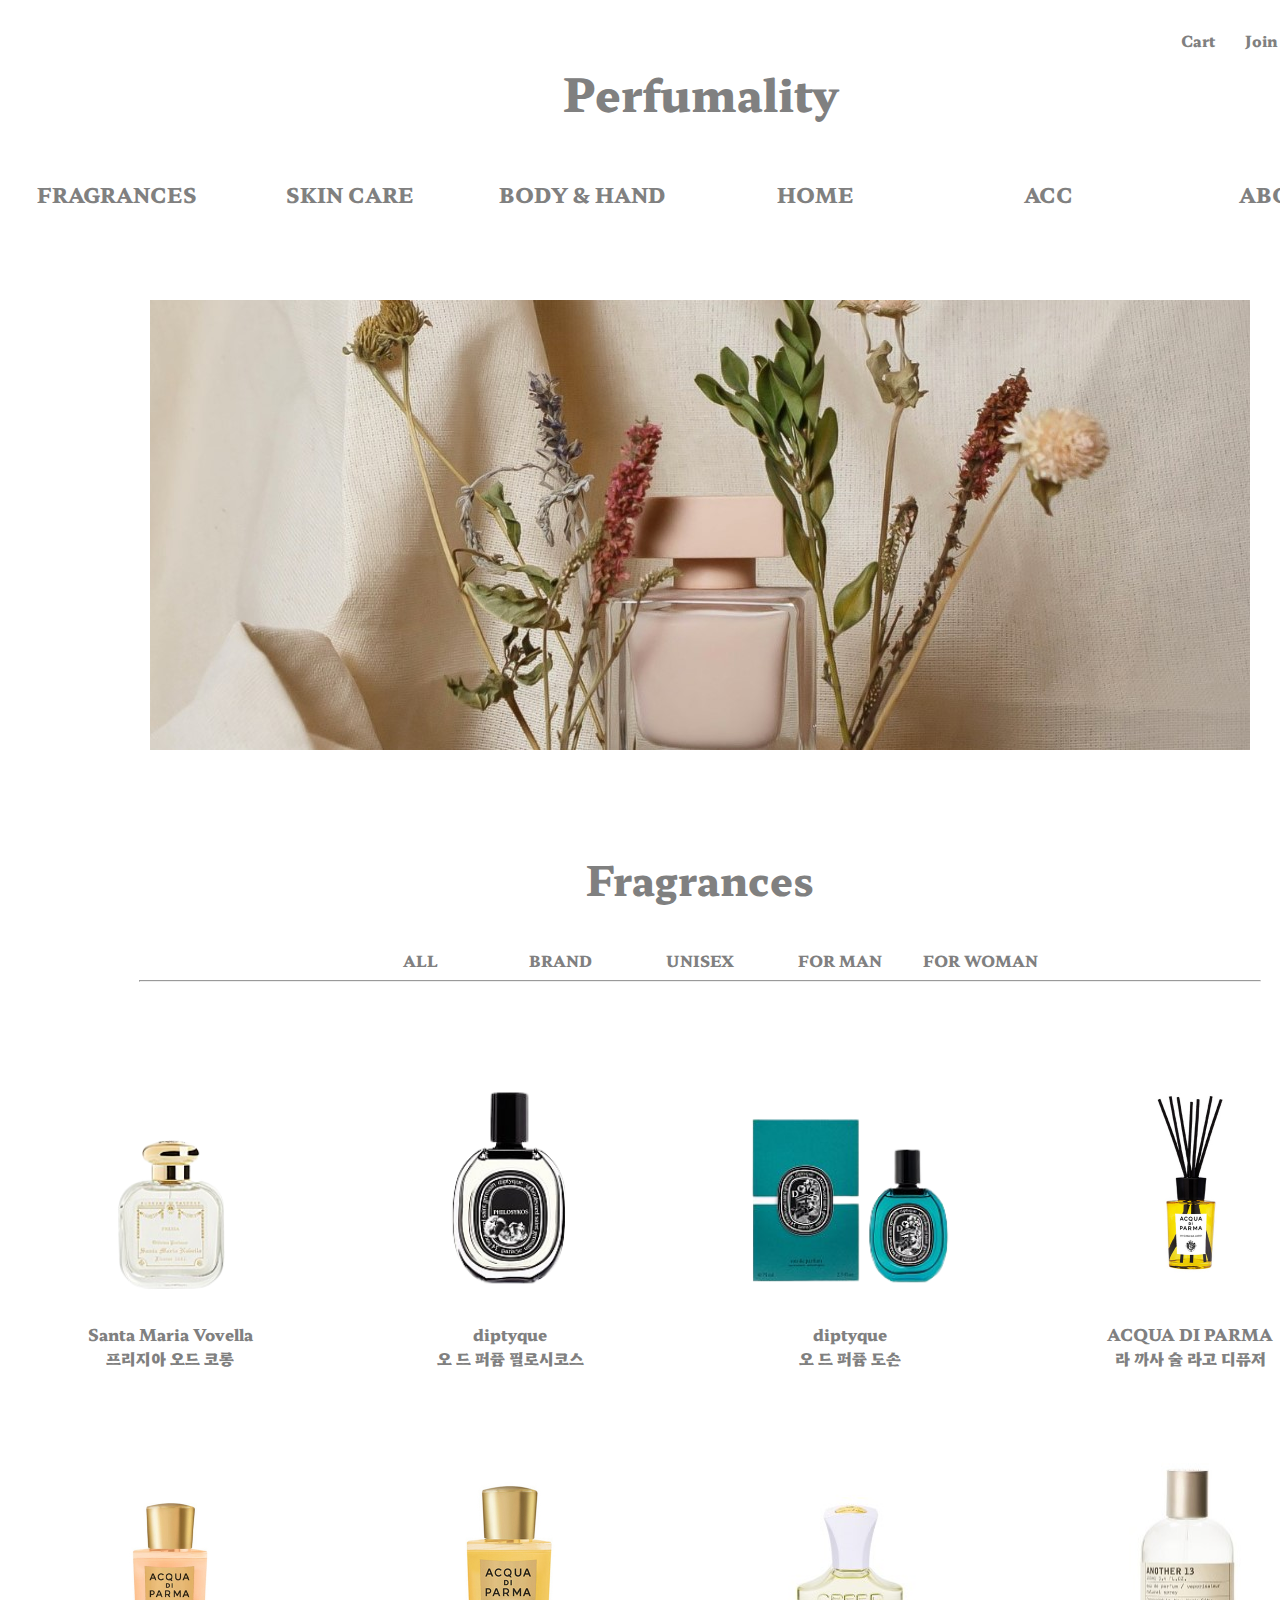
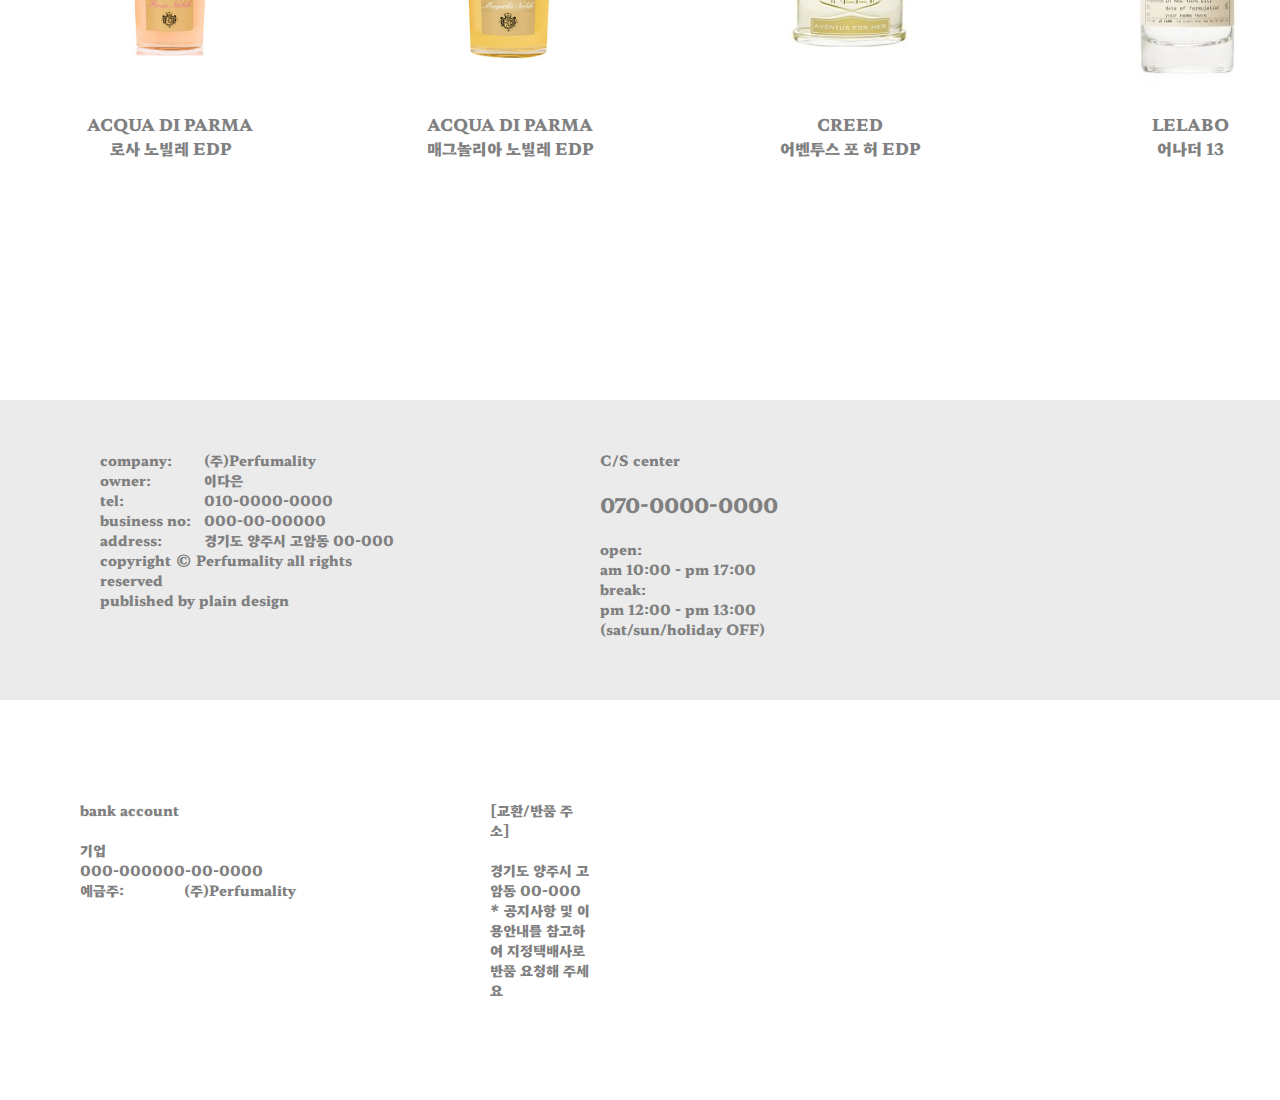
<file: maincate.html>
<!DOCTYPE html>
<html>
<head>
    <meta charset='utf-8'>
    <title>Main Category</title>
    <link href="css/style_index.css" type="text/css" rel="stylesheet">
    <link href="css/style_maincate.css" type="text/css" rel="stylesheet">
    <style>
        @import url('https://fonts.googleapis.com/css2?family=Hahmlet:wght@100&family=Libre+Baskerville&display=swap');
        *{
            font-family: 'Hahmlet', serif;
        }
    </style>
    <script src="javascript/jquery-1.12.3.js"></script>
    <script src="javascript/script.js" defer type="text/javascript"></script>
</head>
<body>
<!-- index.html과 동일 -->
    <!-- .box: 헤더 + 본문 -->
    <div id="box">
        <!-- .header: 로고 + 회원 메뉴 + 네비게이션바 -->
        <div id="header">
            <!-- .header_top: 로고 + 로그인 -->
            <div class="header_top">
                <!-- .logo: 로고 -->
                <div class="logo">
                    <a href="index.html">
                        <h2>Perfumality</h2>
                    </a>
                </div>
                <!-- .member: 회원 관련 메뉴 -->
                <div class="member">
                    <!-- .login: 누르면 로그인창 띄움 -->
                    <a class="login"><img src="Images/member.png"></a>
                    <ul>
                        <li><a class="login">Login</a></li>
                        <li><a href="join.html">Join</a></li>
                        <li><a href="#">Cart</a></li>
                    </ul>
                </div>
            </div>

            <!-- .nav: 네비게이션 -->
            <div class="nav">
                <ul class="main_cate">
                    <li>
                        <a href="maincate.html">FRAGRANCES</a>
                        <ul class="sub_cate">
                            <li><a href="#">ALL</a></li>
                            <li><a href="#">BRAND</a></li>
                            <li><a href="#">UNISEX</a></li>
                            <li><a href="#">FOR MAN</a></li>
                            <li><a href="#">FOR WOMAN</a></li>
                        </ul>
                    </li>
                    <li>
                        <a href="#">SKIN CARE</a>
                        <ul class="sub_cate">
                            <li><a href="#">CLEANSERS</a></li>
                            <li><a href="#">SKIN & LOTION</a></li>
                        </ul>
                    </li>
                    <li>
                        <a href="#">BODY & HAND</a>
                        <ul class="sub_cate">
                            <li><a href="#">HAND CARE</a></li>
                            <li><a href="#">BODY CARE</a></li>
                            <li><a href="#">SOAP</a></li>
                        </ul>
                    </li>
                    <li>
                        <a href="#">HOME</a>
                        <ul class="sub_cate">
                            <li><a href="#">DIFFUSER</a></li>
                            <li><a href="#">CANDLE</a></li>
                        </ul>
                    </li>
                    <li>
                        <a href="#">ACC</a>
                        <ul class="sub_cate">
                            <li><a href="#">TRAVLE KIT</a></li>
                        </ul>
                    </li>
                    <li>
                        <a href="#">ABOUT</a>
                        <ul class="sub_cate">
                            <li><a href="#">CONTACT US</a></li>
                            <li><a href="#">EVENT</a></li>
                            <li><a href="#" style="font-weight: bold;">시향 서비스</a></li>
                            <li><a href="#" style="font-weight: bold;">문의 사항</a></li>
                        </ul>
                    </li>
                </ul>
            </div>
        </div>


<!-- maincate.html 고유 -->
        <!-- .content: 메인 이미지 슬라이드 + 서브 카테고리 + 상품 -->
        <div id="content">
            <!-- .imgslide: 메인 이미지 슬라이드 -->
            <div class="imgslide">
                <a href="#"><img src="Images/img_slide/배너1.jpg" alt=""></a>
                <a href="#"><img src="Images/img_slide/배너2.jpg" alt=""></a>
                <a href="#"><img src="Images/img_slide/배너3.jpg" alt=""></a>
            </div>

            <!-- .main: 메인 카테고리 -->
            <div class="main">
                <span class="main_cate_name">Fragrances</span>
            </div>

            <!-- .sub: 서브 카테고리 -->
            <div class="sub">
                <ul class="sub_cate_name">
                    <li><a href="#">ALL</a></li>
                    <li><a href="#">BRAND</a></li>
                    <li><a href="#">UNISEX</a></li>
                    <li><a href="#">FOR MAN</a></li>
                    <li><a href="#">FOR WOMAN</a></li>
                </ul>
            </div>
            <hr>

            <!-- .prod_list: 상품 -->
            <div class="prod_list">
                <ul>
                    <li><a href="#"><img src="Images/Perfume/Santa_Maria_Vovella_프리지아_오드코롱_50ml.png" alt=""></a>
                        <a href="#">Santa Maria Vovella<br>프리지아 오드 코롱</a></li>
                    <li><a href="#"><img src="Images/Perfume/diptyque_오_드_퍼퓸_필로시코스_75ml.png" alt=""></a>
                        <a href="#">diptyque<br>오 드 퍼퓸 필로시코스</a></li>
                    <li><a href="detail.html"><img src="Images/Perfume/diptyque_오드퍼퓸_도_손.png" alt=""></a>
                        <a href="">diptyque<br>오 드 퍼퓸 도손</a></li>
                    <li><a href="#"><img src="Images/Perfume/라 까사 술 라고 디퓨저.jpg" alt=""></a>
                        <a href="">ACQUA DI PARMA<br>라 까사 술 라고 디퓨저</a></li>
                    <li><a href="#"><img src="Images/Perfume/로사 노빌레 EDP.jpg" alt=""></a>
                            <a href="">ACQUA DI PARMA<br>로사 노빌레 EDP</a></li>
                    <li><a href="#"><img src="Images/Perfume/매그놀리아 노빌레 EDP.jpg" alt=""></a>
                            <a href="">ACQUA DI PARMA<br>매그놀리아 노빌레 EDP</a></li>
                    <li><a href="#"><img src="Images/Perfume/[크리드] 어벤투스 포 허 EDP.jpg" alt=""></a>
                        <a href="">CREED<br>어벤투스 포 허 EDP</a></li>
                    <li><a href="#"><img src="Images/Perfume/LELABO 르라보 어나더 13.jpg" alt=""></a>
                        <a href="">LELABO<br>어나더 13</a></li>
                </ul>
            </div>
        </div>
    </div>


<!-- index.html과 동일 -->
    <!-- .layer: .login 누르면 뜨는 로그인창 -->
    <div id="layer"> 
        <div class="layer_up">
            <div class="btn">x</div>
            <div class="uptitle">LOGIN</div>
            <div class="upbody">
                <form action="#" class="login_box">
                    <div class="user">
                        <label for="id">User</label>
                        <input type="text" id="id">
                    </div>
                    <div class="password">
                        <label for="password">Password</label>
                        <input type="password" id="password">
                    </div>
                    <button>로그인</button>
                </form>
                <div class="find">
                    <a href="#">비밀번호 찾기</a>
                    <a href="#">아이디 찾기</a>
                    <a href="join.html">회원가입</a>
                </div>
                <hr style="width: 425px; border-color: rgb(231, 231, 231);">
                <div>SNS 로그인</div>
                <div class="sns_login">
                    <img src="Images/sns_icon/kakaotalk.ico" alt="">
                    <img src="Images/sns_icon/facebook.ico" alt="">
                    <img src="Images/sns_icon/instagram.ico" alt="">
                    <img src="Images/sns_icon/google.ico" alt="">
                </div>

            </div>
        </div>
    </div> 

    <div id="footer">
        <ul class="com_info">
            <li class="subject" >company: </li>
            <li class="info_cont">(주)Perfumality</li><br>
            <li class="subject">owner: </li>
            <li class="info_cont">이다은</li><br>
            <li class="subject">tel: </li>
            <li class="info_cont">010-0000-0000</li><br>
            <li class="subject">business no: </li>
            <li class="info_cont">000-00-00000</li><br>
            <li class="subject">address: </li>
            <li class="info_cont">경기도 양주시 고암동 00-000</li><br>
            <li>copyright &copy; Perfumality all rights reserved <br>published by plain design</li>
        </ul>

        <ul class="com_cs">
            <li class="subject">C/S center</li><br><br>
            <li class="info_cont" style="font-size: 20px;">070-0000-0000</li><br><br>
            <li class="subject">open: </li>
            <li class="info_cont">am 10:00 - pm 17:00</li><br>
            <li class="subject">break:</li>
            <li class="info_cont">pm 12:00 - pm 13:00</li><br>
            <li>(sat/sun/holiday OFF)</li>
        </ul>

        <ul class="com_bank">
            <li class="subject">bank account</li><br><br>
            <li class="subject">기업</li>
            <li class="info_cont">000-000000-00-0000</li><br>
            <li class="subject">예금주: </li>
            <li class="info_cont">(주)Perfumality</li><br>
        </ul>

        <ul class="com_add">
            <li class="subject">[교환/반품 주소]</li><br><br>
            <li class="subject">경기도 양주시 고암동 00-000</li><br>
            <li class="subject">* 공지사항 및 이용안내를 참고하여 지정택배사로 반품 요청해 주세요</li>
        </ul>
    </div>        
</body>
</html>
</file>
<file: css/style_index.css>
@import url('https://fonts.googleapis.com/css2?family=Hahmlet:wght@100&family=Libre+Baskerville&display=swap');
*{
    margin: 0 auto;
    padding: 0;
    list-style: none;
    color: gray;
    text-decoration: none;
    font-family: 'Hahmlet', serif;
    font-weight: 800;

}

a{
    text-decoration: none;
    color:gray;
}

body{
    width: 100%;
    background-color: rgb(255, 255, 255);
    font-size: 20px;
}

#box{
    width: 1400px;
    height: 2000px;
    position: relative;
}

/* header */
#header{
    width: 1400px;
    height: 250px;
    position: fixed;
    z-index: 10;
    background-color: white;
    float: left;
}

/* header_top - member + logo */
.header_top{
    width: 100%;
    height: 150px;
    float: left;
}

/* logo */
.logo{
    width: 100%;
    height: 100px;
    margin-top: 60px;
    position: absolute;
    text-align: center;
    font-size: 30px;
}

/* member */
.member{
    width: 100%;
    height: 45px;
    float: right;
    position: absolute;
    top:0px;
    margin-top: 15px;
    font-size: 15px;
}

.member ul li{
    float:right;
    margin: 15px;
}

.member>a{ /* 이미지 */
    margin-top: 7px;
    float: right;
}

.member ul li a:hover{
    font-weight: bold;
}

/* navigation bar */
.nav{
    width: 1400px;
    height:50px;
    float: left;
    position: absolute;
    top:150px;
    font-size: 20px;

}

.nav ul li a:hover{
    font-weight: bold;
}

.nav ul li{
    width: 233px;
    text-align: center;
    float: left;
    margin-top: 30px;
}

.sub_cate{
    font-size: 15px;
    margin: 0;
    background-color: white;
    width: 100%;
    height: 280px;
    z-index: 10;
    display: none;
    border-bottom: 1px solid rgb(233, 233, 233);
}

/* content */
#content{
    width: 1400px;
    height: 2500px;
    position: relative;
    top: 250px;
    float: left;
}

.imgslide{
    width: 1400px;
    height: 500px;
    float: left;
}

.imgslide a{
    margin-left: 150px;
    display: block;
    position: absolute;
}

.main_pic{
    width: 1395px;
    height: 600px;
    opacity: 80%;
    float: left;
    margin-bottom: 50px;
}

hr{
    color: gray;
    margin-top: 20px;
    margin-bottom: 30px;
    width: 700px;
    text-align: center;
}

h3{
    text-align: center;
}


.new_prod{
    margin-top: 50px;
    width: 100%;
    height: auto;
    float: left;
    text-align: center;
}

.new_prod ul{
    width: 1400px;
    height: auto;
    margin:0;
    float: center;
}

.new_prod ul li{
    width: 350px;
    height: 350px;
    margin: 57px;
    float: left;
    background-color: rgba(0, 0, 0, 0.03);
}

.best_prod{
    margin-top: 50px;
    width: 100%;
    height: auto;
    float: left;
    text-align: center;
}

.best_prod ul{
    width: 1400px;
    margin: 0;
    height: auto;
    float: center;
}

.best_prod ul li{
    width: 250px;
    height: 300px;
    margin: 45px;
    float: left;
    font-size: medium;
}

.best_prod ul li img{
    width: 250px;
    height: 250px;
    float: left;
    background-color: #ffffff;
    margin-bottom: 15px;
}

#layer{      /*레이어 팝업창 배경 스타일*/
	width:100%;
	height:2000px;
	position:absolute;
	left:0px;
	top:0px;
	background:rgba(0,0,0, 0.6); 
	z-index:15; 
	display:none;
}

#layer.active{
	display:block;
}

.layer_up{   /*레이어 팝업창 스타일*/
	width:500px;
	height:530px;
	position:fixed;
	left:37%; 
	top:20%; 
	background-color:#ffffff;
}

.uptitle{  /* 로그인창 제목 */
	margin-top:40px;
    margin-bottom: 20px;
	text-align:center; 
	line-height:16px; 
	font-size:25px; 
	font-weight:bold;
}

.upbody{
	padding:30px;
	text-align:center;
	font-size:18px;
	line-height:30px; 
}

.login_box{
    position: relative;
    width: 450px;
    height: 200px;
    float: left;
}

.user, .password{
    position: relative;
    margin-bottom: 10px;

}

.login_box label{
    width: 130px;
    height: 40px;
    padding-top: 10px;
    margin-left: 20px;
    text-align: left;
    float: left;
}

.login_box input{
    width: 250px;
    border: rgb(233, 233, 233) 3px solid;
    border-radius: 0.5em;    
    font-size: 20px;
    padding: 10px;
}


.login_box input:focus, input:hover{
    background-color: rgb(243, 243, 243);
}

.login{
    cursor: pointer;
}

button{
    width: 425px;
    height: 50px;
    font-size: 20px;
    border: rgb(233, 233, 233) 3px solid;
    border-radius: 0.5em; 
    margin-bottom: 10px;
    cursor: pointer;
}

button:hover{
    background-color: rgb(233, 233, 233);
}

.sns_login img{
    margin-left: 20px;
    margin-right: 20px;
    margin-top: 20px;
}

.find{
    position: relative;
    width: 425px;
    float: left;
    margin-bottom: 20px;
}

.find a{
    margin: 0;
    display: inline-block;
    width: 140px;
    text-align: center;
    font-size: 15px;
    float:left;
}

.btn{
	height:20px;
	width:25px; 
	cursor:pointer;
	display:block;
	text-align:center;
    padding-bottom: 5px;
	font-size:15px;
	font-weight:bold;
	background:#dddddd;
        /* border-radius:3px; 테두리를 둥글게 만들어 모서리가 둥근 버튼으로 지정함.
            큰 값일수록 원형에 가까워짐 */
	border-radius:4px;
	position:absolute; 
	right:10px;
	top:10px;
}

.btn:hover{
	background:#cccccc;
}


#footer{
    width:100%;
    height: 300px;
    background-color: rgba(0, 0, 0, 0.08);
    position: relative;
    float: left;
    bottom: 0;
}

.com_info{
    width: 300px;
    height: 100%;
    font-size: 14px;
    float: left;
    margin-left: 100px;
    margin-right: 100px;
    margin-top: 50px;
}

.com_cs{
    width: 250px;
    height: 100%;
    font-size: 14px;
    float: left;
    margin-left: 100px;
    margin-right: 100px;
    margin-top: 50px;
}

.com_bank{
    width: 250px;
    height: 100%;
    font-size: 14px;
    float: left;
    margin-left:80px;
    margin-right: 80px;
    margin-top: 50px;
}

.com_add{
    width: 200px;
    height: 100%;
    font-size: 14px;
    float: left;
    margin-left: 80px;
    margin-right: 80px;
    margin-top: 50px;
}

.subject{
    display: inline-block;
    width: 100px;
}

.info_cont{
    display: inline-block;
}
</file>
<file: css/style_detail.css>
@import url('https://fonts.googleapis.com/css2?family=Hahmlet:wght@100&family=Libre+Baskerville&display=swap');
/* content */
.content{
    width: 1400px;
    height: 2500px;
    position: relative;
    top: 150px;
    float: left;
    font-family: 'Hahmlet', serif;
}

.cont_top{
    width: 1400px;
    height: 600px;
    float: left;
    position:static;
}

.imgslide{
    width: 400px;
    height: 400px;
    float:left;
    margin: 100px 50px 100px 200px;
    background-color: rgba(0, 0, 0, 0.03);
    box-shadow: 0px 0px 0px 5px rgb(0 0 0 / 3%);
}

.imgslide a{
    margin: 0;
}

.prod_info{
    width: 480px;
    height: 400px;
    float: right;
    margin: 100px 200px 100px 50px;
}

.prod_info hr, h2{
    width: 100%;
    text-align: center;
}

.prod_info table tr th{
    width: 240px;
    height: 40px;
    text-align: left;
}

.prod_info table tr td{
    width: 240px;
    height: 40px;
    text-align: left;
}

select{
    width: 200px;
    height: 30px;
    margin-left: -10px;
    font-size: 15px;
    border-radius: 5px;
    border-color: rgb(212, 212, 212);
}

select:hover{
    background-color: rgb(246, 246, 246);
}

/* 본문 내용 (제품 상세 설명) */
.cont_body{
    width: 950px;
    height: 1500px;
    position:relative;
}

.cont_body img{
    width: 950px;
}

#footer{
    position: absolute;
    top: 5800px;
}
</file>
<file: css/style_join.css>
*{
    margin: 0 auto;
    padding: 0;
    list-style: none;
    color: gray;
    text-decoration: none;
    font-family: 'Hahmlet', serif;
    font-weight: 800;

}

body{
    width: 100%;
    background-color: rgb(255, 255, 255);
    font-size: 20px;
}

#box{
    top: 60px;
    width: 700px;
    height: auto;
    position: relative;
}

.join{
    width: 660px;
    font-size: 30px;
    text-align: center;
    margin-bottom: 30px;
}

form{
    margin-top: 30px;
}

.subject{
    width: 180px;
    height: 50px;
    display: inline-block;
}

.content{
    width: 500px;
    display: inline-block;
}

input{
    width: 450px;
    border: rgb(204, 204, 204) 1px solid;
    border-radius: 0.5em;
    padding: 10px;
    font-size: 17px;
}

input:focus, input:hover{
    background-color: rgb(243, 243, 243);
}

select{
    border: rgb(204, 204, 204) 1px solid;
    border-radius: 0.5em;
    width: 150px;
    height: 47px;
    text-align: center;
    font-size: 17px;
}

.email input{
    width: 120px;
}

.phone input{
    width: 122px;
}

input[type="radio"]{
    width: 30px;
}

input[type="checkbox"]{
    width: 30px;
}

#gender:last-child{
    margin-left: 15px;
}

#add_num{
    width: 340px;
}

input[type="button"]{
    width: 103px;
}

input:disabled{
    background-color: rgb(230, 230, 230);
}

.agree{
    width: 660px;
    margin: 10px 0px;
    font-size: 15px;
}

input[type="submit"]{
    width: 325px;
    margin-top: 10px;
}

button[type="button"]{
    width: 325px;
    margin-top: 10px;
    border: rgb(204, 204, 204) 1px solid;
    border-radius: 0.5em;
    padding: 10px;
    font-size: 17px;
}

textarea{
    width: 400px;
    height: 380px;
}


#layer1, #layer2{      /*레이어 팝업창 배경 스타일*/
	width:100%;
	height:100%;
	position:absolute;
	left:0px;
	top:0px;
	background:rgba(0,0,0, 0.6); 
	z-index:11; 
	display:none;
}

#layer1.active, #layer2.active{
	display:block;
}

.layer_up{   /*레이어 팝업창 스타일*/
	width:500px;
	height:530px;
	position:fixed;
	left:37%; 
	top:20%; 
	background-color:#ffffff;
}

.uptitle{  /* 로그인창 제목 */
	margin-top:40px;
    margin-bottom: 20px;
	text-align:center; 
	line-height:16px; 
	font-size:25px; 
	font-weight:bold;
}

.upbody{
	padding:30px;
	text-align:center;
	font-size:18px;
	line-height:30px; 
}

.login_box{
    position: relative;
    width: 450px;
    height: 200px;
    float: left;
}

.user, .password{
    position: relative;
    margin-bottom: 10px;

}

.login_box label{
    width: 130px;
    height: 40px;
    padding-top: 10px;
    margin-left: 20px;
    text-align: left;
    float: left;
}

.login_box input{
    width: 250px;
    border: rgb(233, 233, 233) 3px solid;
    border-radius: 0.5em;    
    font-size: 20px;
    padding: 10px;
}


.login_box input:focus, input:hover{
    background-color: rgb(243, 243, 243);
}

.login{
    cursor: pointer;
}

button{
    width: 425px;
    height: 50px;
    font-size: 20px;
    border: rgb(233, 233, 233) 3px solid;
    border-radius: 0.5em; 
    margin-bottom: 10px;
    cursor: pointer;
}

button:hover{
    background-color: rgb(233, 233, 233);
}

.sns_login img{
    margin-left: 20px;
    margin-right: 20px;
    margin-top: 20px;
}

.find{
    position: relative;
    width: 425px;
    float: left;
    margin-bottom: 20px;
}

.find a{
    margin: 0;
    display: inline-block;
    width: 140px;
    text-align: center;
    font-size: 15px;
    float:left;
}

.btn{
	height:20px;
	width:25px; 
	cursor:pointer;
	display:block;
	text-align:center;
    padding-bottom: 5px;
	font-size:15px;
	font-weight:bold;
	background:#dddddd;
        /* border-radius:3px; 테두리를 둥글게 만들어 모서리가 둥근 버튼으로 지정함.
            큰 값일수록 원형에 가까워짐 */
	border-radius:4px;
	position:absolute; 
	right:10px;
	top:10px;
}

.btn:hover{
	background:#cccccc;
}
</file>
<file: css/style_maincate.css>
a:hover{
    font-weight: bold;
}

#content{
    width: 1400px;
    height: auto;
    position: relative;
    top:200px;
}

.imgslide{
    margin: 100px 0px;
    width: 100%;
    height: 450px;
}

.main{
    top: 600px;
    width: 100%;
    height: 100px;
    font-size: 40px;
    text-align: center;
    color: gray;
    float:left;
}


.sub{
    width: 50%;
    height: 30px;
    margin-left: 350px;
    float: left;
}

.sub_cate_name li{
    font-size: 15px;
    width: 140px;
    height: 30px;
    float: left;
    text-align: center;
}

hr{
    width: 80%;
}

.prod_list{
    width: 100%;
    height: auto;
    float: left;
    text-align: center;
}

.prod_list ul{
    width: 1400px;
    margin: 0;
    height: auto;
    float: center;
}

.prod_list ul li {
    width: 250px;
    height: 300px;
    margin: 45px;
    float: left;
    font-size: medium;
}

.prod_list ul li img{
    width: 250px;
    height: 250px;
    float: left;
    background-color: #ffffff;
    margin-bottom: 15px;
}
</file>
